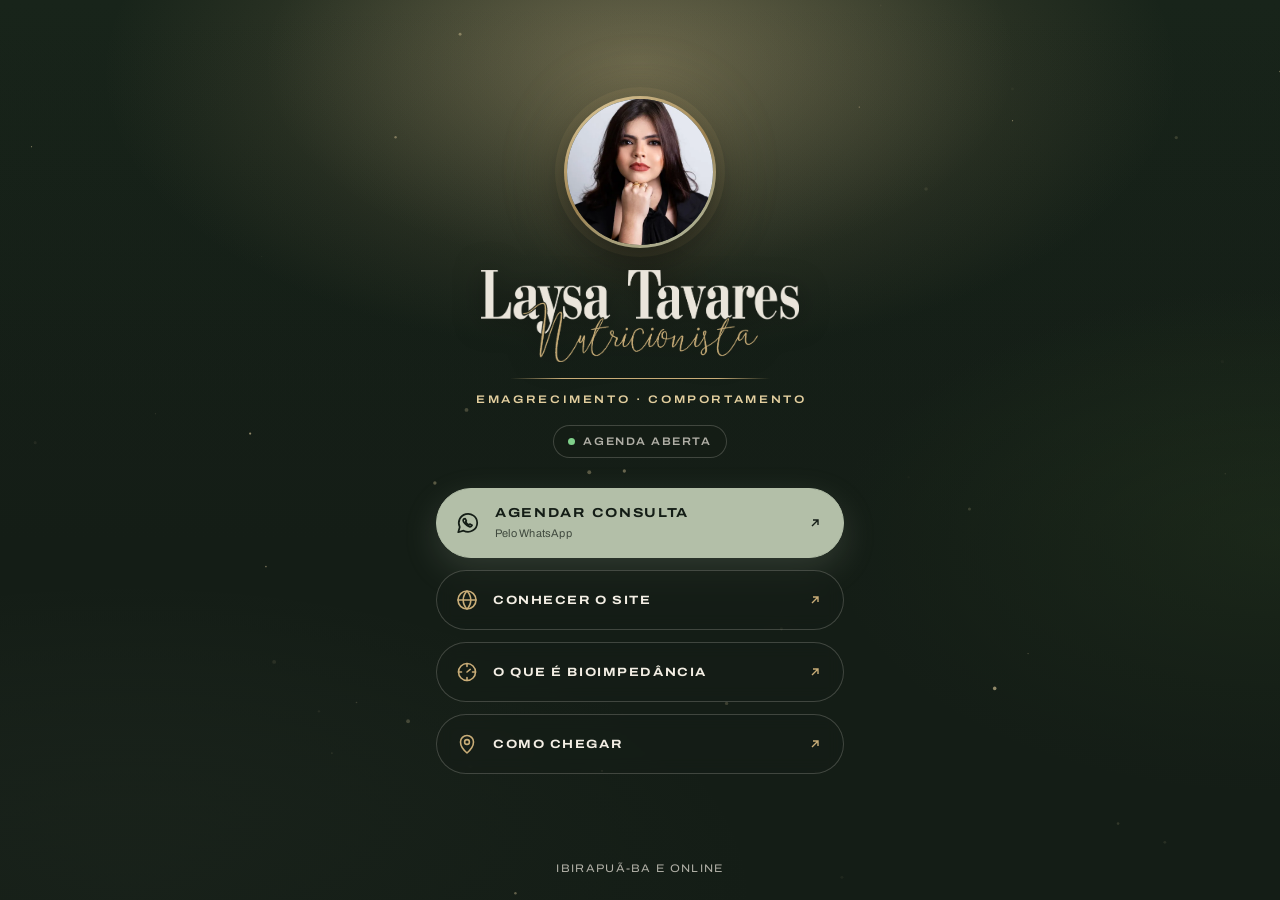
<file: index.html>
<!doctype html>
<html lang="pt-BR">
<head>
<meta charset="utf-8">
<meta name="viewport" content="width=device-width, initial-scale=1, viewport-fit=cover">
<title>Laysa Tavares | Nutricionista em Ibirapuã-BA</title>
<meta name="description" content="Laysa Tavares, nutricionista: emagrecimento, nutrição comportamental e reeducação alimentar. Atendimento presencial em Ibirapuã-BA e online.">
<meta name="theme-color" content="#141d16">
<meta property="og:type" content="website">
<meta property="og:title" content="Laysa Tavares | Nutricionista">
<meta property="og:description" content="Emagrecimento, comportamento e reeducação alimentar. Presencial em Ibirapuã-BA e online.">
<link rel="canonical" href="https://laysatavaresnutri.vercel.app/">
<meta property="og:url" content="https://laysatavaresnutri.vercel.app/">
<meta property="og:image" content="https://laysatavaresnutri.vercel.app/assets/img/compartilhar.jpg">
<meta property="og:image:width" content="1200">
<meta property="og:image:height" content="630">
<meta name="twitter:card" content="summary_large_image">
<link rel="icon" href="assets/img/favicon.svg" type="image/svg+xml">
<link rel="preconnect" href="https://fonts.googleapis.com">
<link rel="preconnect" href="https://fonts.gstatic.com" crossorigin>
<link href="https://fonts.googleapis.com/css2?family=Archivo:wdth,wght@62..125,100..900&display=swap" rel="stylesheet">
<link rel="preload" as="image" href="assets/img/laysa-rosto-480.webp">
<style>
:root{
  --forest:#141d16;--forest-2:#1c2a1f;
  --cream:#f3eee4;--muted:rgba(243,238,228,.7);--line:rgba(243,238,228,.2);
  --sage:#b3bfa8;--champ:#c9ad78;--champ-lt:#e3cf9f;
  --ease:cubic-bezier(.2,.7,.2,1);
}
*{box-sizing:border-box;margin:0}
html{background:var(--forest);-webkit-text-size-adjust:100%}
body{min-height:100svh;color:var(--cream);font:400 15px/1.5 Archivo,system-ui,sans-serif;display:flex;justify-content:center;overflow-x:hidden}
.sr-only{position:absolute;width:1px;height:1px;padding:0;margin:-1px;overflow:hidden;clip:rect(0,0,0,0);white-space:nowrap;border:0}

/* Fundo: luz quente no alto, sálvia embaixo, respirando devagar. Uma cena (cenas/links-*.webp) entra por cima quando existir. */
.bg{position:fixed;inset:0;z-index:-2;overflow:hidden;background:
  radial-gradient(60% 45% at 50% 8%,rgba(201,173,120,.30),rgba(201,173,120,0) 70%),
  radial-gradient(70% 50% at 10% 100%,rgba(179,191,168,.16),rgba(179,191,168,0) 70%),
  radial-gradient(50% 40% at 100% 60%,rgba(61,90,42,.35),rgba(61,90,42,0) 70%),
  linear-gradient(180deg,#18241a 0%,var(--forest) 60%)}
.bg::before{content:"";position:absolute;inset:-10%;background:radial-gradient(35% 28% at 50% 14%,rgba(227,207,159,.22),rgba(227,207,159,0) 70%);animation:breathe 9s ease-in-out infinite}
.bg_scene{position:absolute;inset:0;opacity:0;transition:opacity 1.2s ease}
.bg_scene img{width:100%;height:100%;object-fit:cover;object-position:50% 0;transform:scale(1.04);animation:push 28s ease-in-out infinite alternate}
.has-scene .bg_scene{opacity:1}
.bg::after{content:"";position:absolute;inset:0;background:linear-gradient(180deg,rgba(20,29,22,0) 0%,rgba(20,29,22,.15) 30%,rgba(20,29,22,.55) 62%,rgba(20,29,22,.85) 100%)}
@keyframes breathe{0%,100%{opacity:.55}50%{opacity:1}}
@keyframes push{to{transform:scale(1.1)}}
.dust{position:fixed;inset:0;z-index:-1;width:100%;height:100%;pointer-events:none}

.bio{width:100%;max-width:440px;min-height:100svh;display:flex;flex-direction:column;padding:max(44px,env(safe-area-inset-top)) 16px max(24px,env(safe-area-inset-bottom))}
.bio_c{margin:auto 0}
.top{display:flex;flex-direction:column;align-items:center;text-align:center}
.photo{position:relative;width:clamp(128px,36vw,152px);aspect-ratio:1;border-radius:50%;padding:3px;background:linear-gradient(150deg,var(--champ-lt),#9c8150 50%,var(--sage));box-shadow:0 18px 44px rgba(0,0,0,.55),0 0 0 9px rgba(201,173,120,.1),0 0 70px rgba(201,173,120,.2)}
.photo img{display:block;width:100%;height:100%;border-radius:50%;object-fit:cover;background:#2a3a2d}
.logo{display:block;width:min(318px,84%);height:auto;margin-top:22px;filter:drop-shadow(0 2px 14px rgba(0,0,0,.5))}
.rule{width:min(260px,72%);height:1px;margin-top:16px;background:linear-gradient(90deg,rgba(201,173,120,0),var(--champ) 20%,var(--champ) 80%,rgba(201,173,120,0))}
.tag{margin-top:12px;padding-left:.24em;white-space:nowrap;font-size:clamp(9px,2.6vw,11px);font-weight:600;font-stretch:118%;letter-spacing:.24em;text-transform:uppercase;color:var(--champ-lt)}
.agenda{display:inline-flex;align-items:center;gap:8px;margin-top:18px;padding:7px 14px;border:1px solid var(--line);border-radius:999px;font-size:11px;font-weight:600;font-stretch:112%;letter-spacing:.14em;text-transform:uppercase;color:var(--muted);background:rgba(20,29,22,.4)}
.agenda i{width:7px;height:7px;border-radius:50%;background:#7fd08a;box-shadow:0 0 0 0 rgba(127,208,138,.6);animation:ping 2.4s ease-out infinite}
@keyframes ping{0%{box-shadow:0 0 0 0 rgba(127,208,138,.55)}70%,100%{box-shadow:0 0 0 9px rgba(127,208,138,0)}}

.links{margin-top:30px;display:flex;flex-direction:column;gap:12px}
.btn{display:flex;align-items:center;gap:14px;min-height:60px;padding:12px 20px 12px 18px;border:1px solid var(--line);border-radius:999px;color:var(--cream);text-decoration:none;background:rgba(20,29,22,.5);-webkit-backdrop-filter:blur(8px);backdrop-filter:blur(8px);transition:border-color .25s,background-color .25s,transform .25s var(--ease)}
.btn:hover{border-color:var(--champ);background:rgba(42,52,33,.6);transform:translateY(-2px)}
.btn:active{transform:scale(.985)}
.btn:focus-visible{outline:2px solid var(--champ);outline-offset:4px}
.ico{width:24px;height:24px;flex:none;color:var(--champ)}
.btn_l{flex:1;min-width:0;font-size:12px;font-weight:700;font-stretch:118%;letter-spacing:.13em;text-transform:uppercase}
.btn_s{display:block;margin-top:2px;font-size:11px;font-weight:400;font-stretch:100%;letter-spacing:.02em;text-transform:none;opacity:.72}
.arrow{width:16px;height:16px;flex:none;color:var(--champ);transition:transform .25s var(--ease)}
.btn:hover .arrow{transform:translate(2px,-2px)}
.btn.is-main{min-height:70px;background:var(--sage);border-color:var(--sage);color:var(--forest);box-shadow:0 12px 34px rgba(179,191,168,.18)}
.btn.is-main:hover{background:#c9d2bf;border-color:#c9d2bf}
.btn.is-main .btn_l{font-size:13px}
.btn.is-main .ico,.btn.is-main .arrow{color:var(--forest)}
.btn.is-main .ico{width:26px;height:26px}
@media(max-width:359px){.btn_l{letter-spacing:.07em}}
.foot{padding-top:34px;text-align:center;font-size:11px;font-stretch:112%;letter-spacing:.12em;text-transform:uppercase;color:var(--muted)}

/* Como chegar: sobe de baixo no celular, cartão no centro no computador. */
.rota{padding:0;border:0;color:var(--cream);background:transparent;max-width:none;max-height:none;width:100%;margin:auto 0 0;overflow:visible}
.rota::backdrop{background:rgba(8,12,9,.62);-webkit-backdrop-filter:blur(4px);backdrop-filter:blur(4px)}
.rota_c{position:relative;max-width:440px;margin:0 auto;padding:30px 20px max(22px,env(safe-area-inset-bottom));border:1px solid rgba(201,173,120,.35);border-bottom:0;border-radius:26px 26px 0 0;background:linear-gradient(180deg,#1f2c21,#121a14);box-shadow:0 -20px 60px rgba(0,0,0,.6);text-align:center}
.rota[open] .rota_c{animation:up .4s var(--ease)}
@keyframes up{from{transform:translateY(40px);opacity:0}}
@media(min-width:600px){.rota{margin:auto;width:auto}.rota_c{width:420px;border-bottom:1px solid rgba(201,173,120,.35);border-radius:26px}}
.rota_x{position:absolute;top:12px;right:12px}
.rota_x button{display:grid;place-items:center;width:44px;height:44px;border:1px solid var(--line);border-radius:50%;background:transparent;color:var(--cream);cursor:pointer}
.rota_x svg{width:18px;height:18px}
.rota_t{font:600 12px/1 Archivo,sans-serif;font-stretch:125%;letter-spacing:.3em;text-transform:uppercase;color:var(--champ-lt)}
.rota_a{margin-top:14px;font-size:17px;line-height:1.45}
.rota_q{margin-top:22px;font-size:11px;letter-spacing:.16em;text-transform:uppercase;color:var(--muted)}
.rota_apps{margin-top:12px;display:grid;grid-template-columns:1fr 1fr;gap:10px}
.rota_app{display:flex;align-items:center;justify-content:center;gap:10px;min-height:58px;border:1px solid var(--line);border-radius:999px;color:var(--cream);text-decoration:none;font-size:12px;font-weight:700;font-stretch:112%;letter-spacing:.1em;text-transform:uppercase;background:rgba(255,255,255,.03);transition:border-color .2s,background-color .2s}
.rota_app:hover{border-color:var(--champ);background:rgba(201,173,120,.08)}
.rota_x button:focus-visible,.rota_app:focus-visible{outline:2px solid var(--champ);outline-offset:3px}

@media (prefers-reduced-motion:reduce){.bg::before,.bg_scene img,.agenda i{animation:none}}
@media (prefers-reduced-motion:no-preference){
  .top>*,.links>*{animation:enter .9s var(--ease) both}
  .top>:nth-child(2){animation-delay:.08s}.top>:nth-child(3){animation-delay:.14s}.top>:nth-child(4){animation-delay:.2s}.top>:nth-child(5){animation-delay:.26s}.top>:nth-child(6){animation-delay:.3s}
  .links>:nth-child(1){animation-delay:.36s}.links>:nth-child(2){animation-delay:.42s}.links>:nth-child(3){animation-delay:.48s}.links>:nth-child(4){animation-delay:.54s}
  @keyframes enter{from{opacity:0;transform:translateY(14px)}}
}
</style>
</head>
<body>
<div class="bg" aria-hidden="true">
  <!-- Cena opcional (Nano Banana): assets/img/cenas/links-celular.webp (em pé) e links-computador.webp (deitada). Com os arquivos na pasta, acrescentar data-ligada aqui. -->
  <div class="bg_scene" data-scene-portrait="assets/img/cenas/links-celular.webp" data-scene-landscape="assets/img/cenas/links-computador.webp"></div>
</div>
<canvas class="dust" aria-hidden="true"></canvas>

<main class="bio">
  <div class="bio_c">
    <header class="top">
      <figure class="photo"><img src="assets/img/laysa-rosto-480.webp" width="480" height="480" alt="Retrato da nutricionista Laysa Tavares"></figure>
      <h1 class="sr-only">Laysa Tavares, nutricionista</h1>
      <img class="logo" src="assets/img/logo-claro.png" width="1599" height="465" alt="Laysa Tavares Nutricionista">
      <div class="rule" aria-hidden="true"></div>
      <p class="tag">Emagrecimento · Comportamento</p>
      <p class="agenda"><i aria-hidden="true"></i>Agenda aberta</p>
    </header>

    <nav class="links" aria-label="Contato e site">
      <a class="btn is-main" href="https://wa.me/5573982141269?text=Ol%C3%A1%2C%20Laysa!%20Vim%20pelo%20Instagram%20e%20quero%20agendar%20uma%20consulta." target="_blank" rel="noopener noreferrer" data-contato>
        <svg class="ico" viewBox="0 0 24 24" fill="none" stroke="currentColor" stroke-width="1.6" stroke-linecap="round" stroke-linejoin="round" aria-hidden="true"><path d="M20.5 11.7a8.5 8.5 0 0 1-12.6 7.4L3 20.5l1.4-4.7A8.5 8.5 0 1 1 20.5 11.7Z"/><path d="M8.4 8.1c-.4.2-.9.9-.9 1.5 0 1.5 2.8 4.9 5.7 5.8.7.2 1.5-.1 2-.6l.6-.8-2.1-1-.8.8c-1.5-.6-2.5-1.6-3.1-3.1l.7-.7-1.1-2Z"/></svg>
        <span class="btn_l">Agendar consulta<span class="btn_s">Pelo WhatsApp</span></span>
        <svg class="arrow" viewBox="0 0 16 16" fill="none" stroke="currentColor" stroke-width="1.4" aria-hidden="true"><path d="M5 11 11 5M6 5h5v5"/></svg>
      </a>
      <a class="btn" href="site/">
        <svg class="ico" viewBox="0 0 24 24" fill="none" stroke="currentColor" stroke-width="1.6" stroke-linecap="round" stroke-linejoin="round" aria-hidden="true"><circle cx="12" cy="12" r="9"/><path d="M3 12h18M12 3c2.5 2.6 3.8 5.6 3.8 9s-1.3 6.4-3.8 9c-2.5-2.6-3.8-5.6-3.8-9S9.5 5.6 12 3Z"/></svg>
        <span class="btn_l">Conhecer o site</span>
        <svg class="arrow" viewBox="0 0 16 16" fill="none" stroke="currentColor" stroke-width="1.4" aria-hidden="true"><path d="M5 11 11 5M6 5h5v5"/></svg>
      </a>
      <a class="btn" href="site/#bioimpedancia">
        <svg class="ico" viewBox="0 0 24 24" fill="none" stroke="currentColor" stroke-width="1.6" stroke-linecap="round" stroke-linejoin="round" aria-hidden="true"><circle cx="12" cy="12" r="8.5"/><path d="M12 3.5v3M20.5 12h-3M12 20.5v-3M3.5 12h3"/><path d="m12 12 3.2-2.6"/></svg>
        <span class="btn_l">O que é bioimpedância</span>
        <svg class="arrow" viewBox="0 0 16 16" fill="none" stroke="currentColor" stroke-width="1.4" aria-hidden="true"><path d="M5 11 11 5M6 5h5v5"/></svg>
      </a>
      <a class="btn" href="https://www.google.com/maps/search/?api=1&amp;query=R.%20Nilson%20Mendes%20Andrade%2C%20213%2C%20Ibirapu%C3%A3%20-%20BA" target="_blank" rel="noopener noreferrer" aria-haspopup="dialog" data-rota>
        <svg class="ico" viewBox="0 0 24 24" fill="none" stroke="currentColor" stroke-width="1.6" stroke-linecap="round" stroke-linejoin="round" aria-hidden="true"><path d="M12 21s-6.5-5.6-6.5-11a6.5 6.5 0 0 1 13 0c0 5.4-6.5 11-6.5 11Z"/><circle cx="12" cy="10" r="2.4"/></svg>
        <span class="btn_l">Como chegar</span>
        <svg class="arrow" viewBox="0 0 16 16" fill="none" stroke="currentColor" stroke-width="1.4" aria-hidden="true"><path d="M5 11 11 5M6 5h5v5"/></svg>
      </a>
    </nav>
  </div>
  <footer class="foot">Ibirapuã-BA e online<span data-crn hidden> · CRN-5 <!-- número --></span></footer>
</main>

<dialog class="rota" id="rota" aria-labelledby="rota-t">
  <div class="rota_c">
    <form class="rota_x" method="dialog"><button type="submit" aria-label="Fechar"><svg viewBox="0 0 24 24" fill="none" stroke="currentColor" stroke-width="1.6" stroke-linecap="round" aria-hidden="true"><path d="M6 6l12 12M18 6 6 18"/></svg></button></form>
    <h2 class="rota_t" id="rota-t">Como chegar</h2>
    <p class="rota_a">R. Nilson Mendes Andrade, 213<br>Ibirapuã · BA</p>
    <p class="rota_q">Abrir rota com</p>
    <div class="rota_apps">
      <a class="rota_app" href="https://www.google.com/maps/dir/?api=1&amp;destination=R.%20Nilson%20Mendes%20Andrade%2C%20213%2C%20Ibirapu%C3%A3%20-%20BA" target="_blank" rel="noopener noreferrer">Google Maps</a>
      <a class="rota_app" href="https://waze.com/ul?q=R.%20Nilson%20Mendes%20Andrade%2C%20213%2C%20Ibirapu%C3%A3%20-%20BA&amp;navigate=yes" target="_blank" rel="noopener noreferrer">Waze</a>
    </div>
  </div>
</dialog>

<script>
/* Como chegar: escolha entre Google Maps e Waze. Sem suporte a <dialog>, o botão abre o Maps direto. */
(function () {
  var d = document.getElementById('rota'), b = document.querySelector('[data-rota]');
  if (!d || !b || typeof d.showModal !== 'function') return;
  b.addEventListener('click', function (e) { e.preventDefault(); d.showModal(); });
  d.addEventListener('click', function (e) { if (e.target === d) d.close(); });
  d.querySelectorAll('a').forEach(function (a) { a.addEventListener('click', function () { setTimeout(function () { d.close(); }, 300); }); });
})();

/* Cena de fundo: só entra se o arquivo existir (em pé no celular, deitada no computador). */
(function () {
  var box = document.querySelector('.bg_scene'); if (!box || !box.hasAttribute('data-ligada')) return;
  var src = matchMedia('(orientation: portrait)').matches ? box.dataset.scenePortrait : box.dataset.sceneLandscape;
  var img = new Image(); img.alt = ''; img.decoding = 'async';
  img.onload = function () { box.appendChild(img); document.documentElement.classList.add('has-scene'); };
  img.src = src;
})();

/* Sementes de luz subindo devagar. Desligadas para quem pede menos movimento. */
(function () {
  var c = document.querySelector('.dust');
  if (!c || !c.getContext || matchMedia('(prefers-reduced-motion: reduce)').matches) return;
  var g = c.getContext('2d'), d = Math.min(devicePixelRatio || 1, 2), w = 0, h = 0, pts = [];
  function size() { w = c.width = Math.round(innerWidth * d); h = c.height = Math.round(innerHeight * d); }
  size(); addEventListener('resize', size);
  for (var i = 0; i < 42; i++) pts.push({ x: Math.random(), y: Math.random(), r: .5 + Math.random() * 1.5, s: .00018 + Math.random() * .0005, a: .2 + Math.random() * .5, p: Math.random() * 6.3 });
  function frame(t) {
    g.clearRect(0, 0, w, h);
    for (var i = 0; i < pts.length; i++) {
      var q = pts[i]; q.y -= q.s; if (q.y < -.02) { q.y = 1.02; q.x = Math.random(); }
      g.beginPath(); g.arc(q.x * w + Math.sin(t / 3400 + q.p) * 12 * d, q.y * h, q.r * d, 0, 6.3);
      g.fillStyle = 'rgba(227,207,159,' + (q.a * (.55 + .45 * Math.sin(t / 950 + q.p))).toFixed(3) + ')'; g.fill();
    }
    requestAnimationFrame(frame);
  }
  requestAnimationFrame(frame);
})();

/* Rastreamento: se um dia entrar o Pixel da Meta, todo clique para o WhatsApp vira "Contact". */
document.addEventListener('click', function (e) {
  var a = e.target.closest && e.target.closest('a[href*="wa.me"]');
  if (a && window.fbq) window.fbq('track', 'Contact');
}, true);
</script>
</body>
</html>
</file>
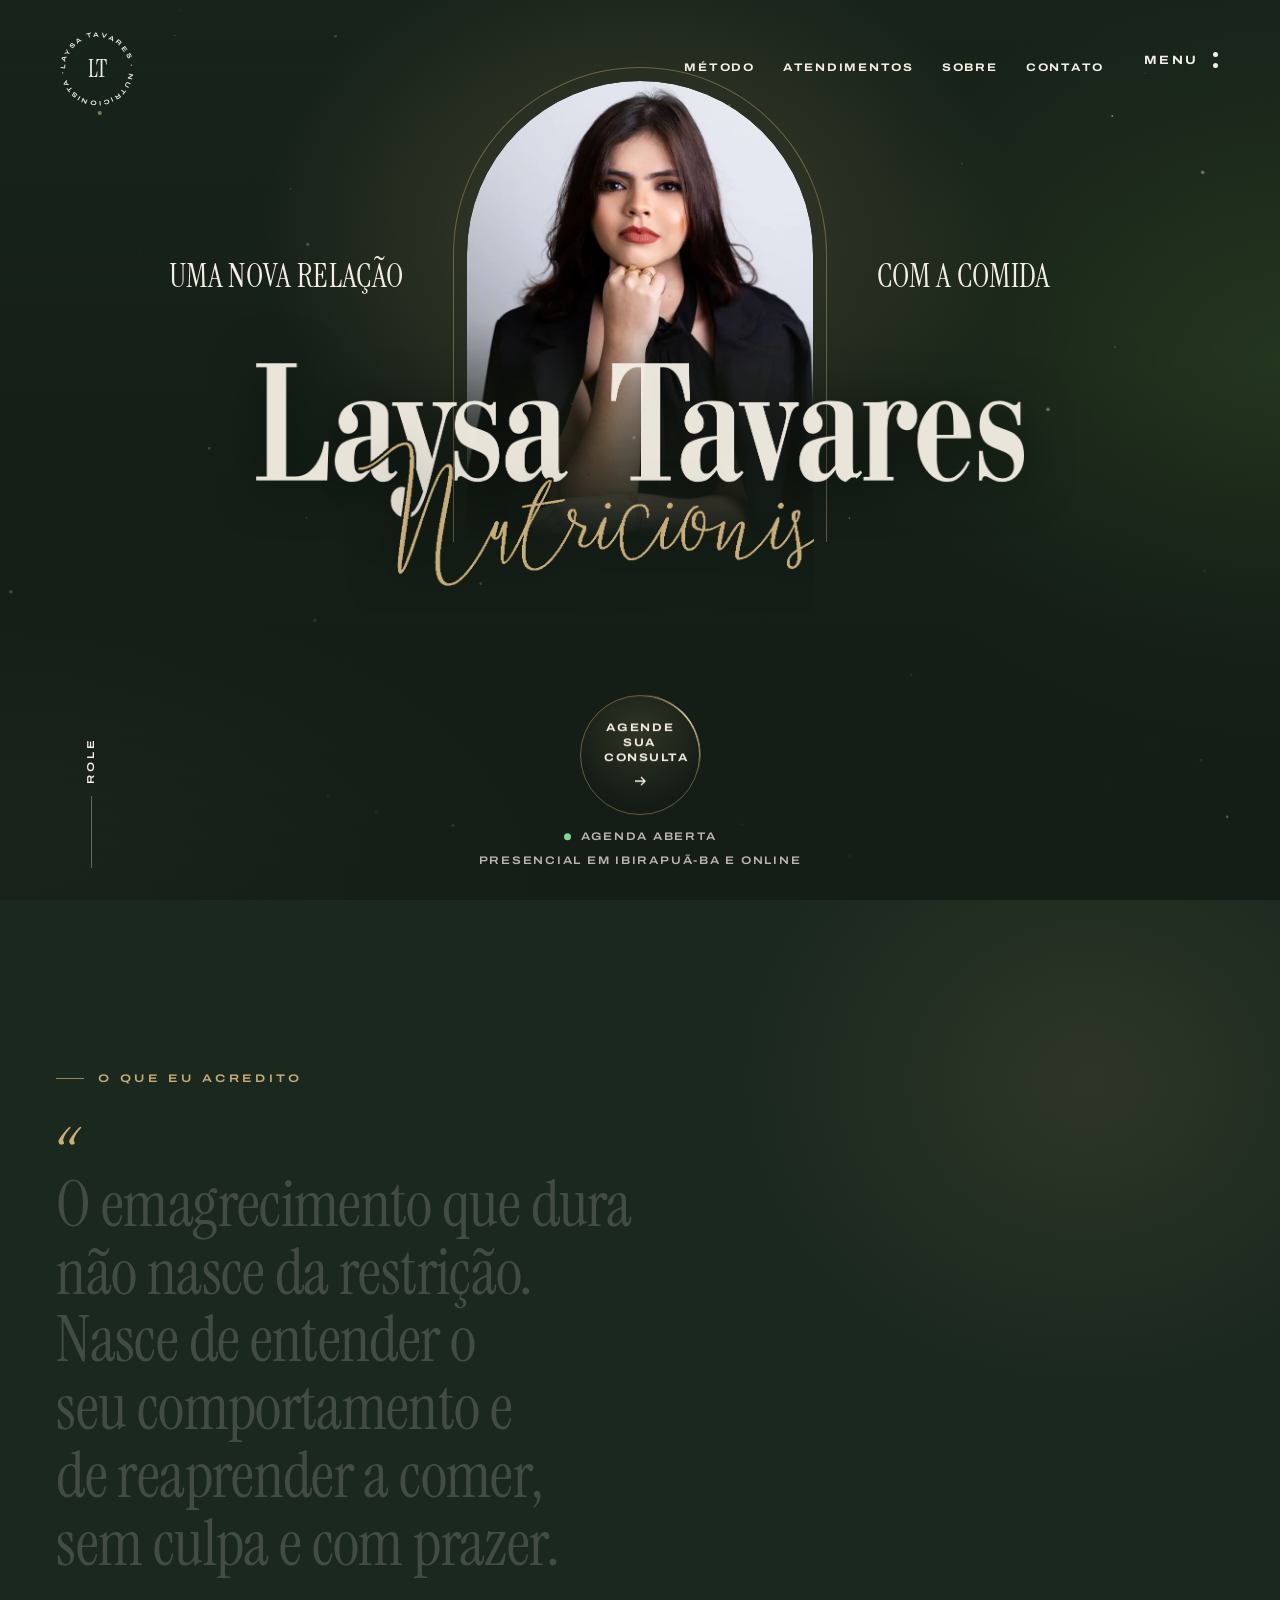
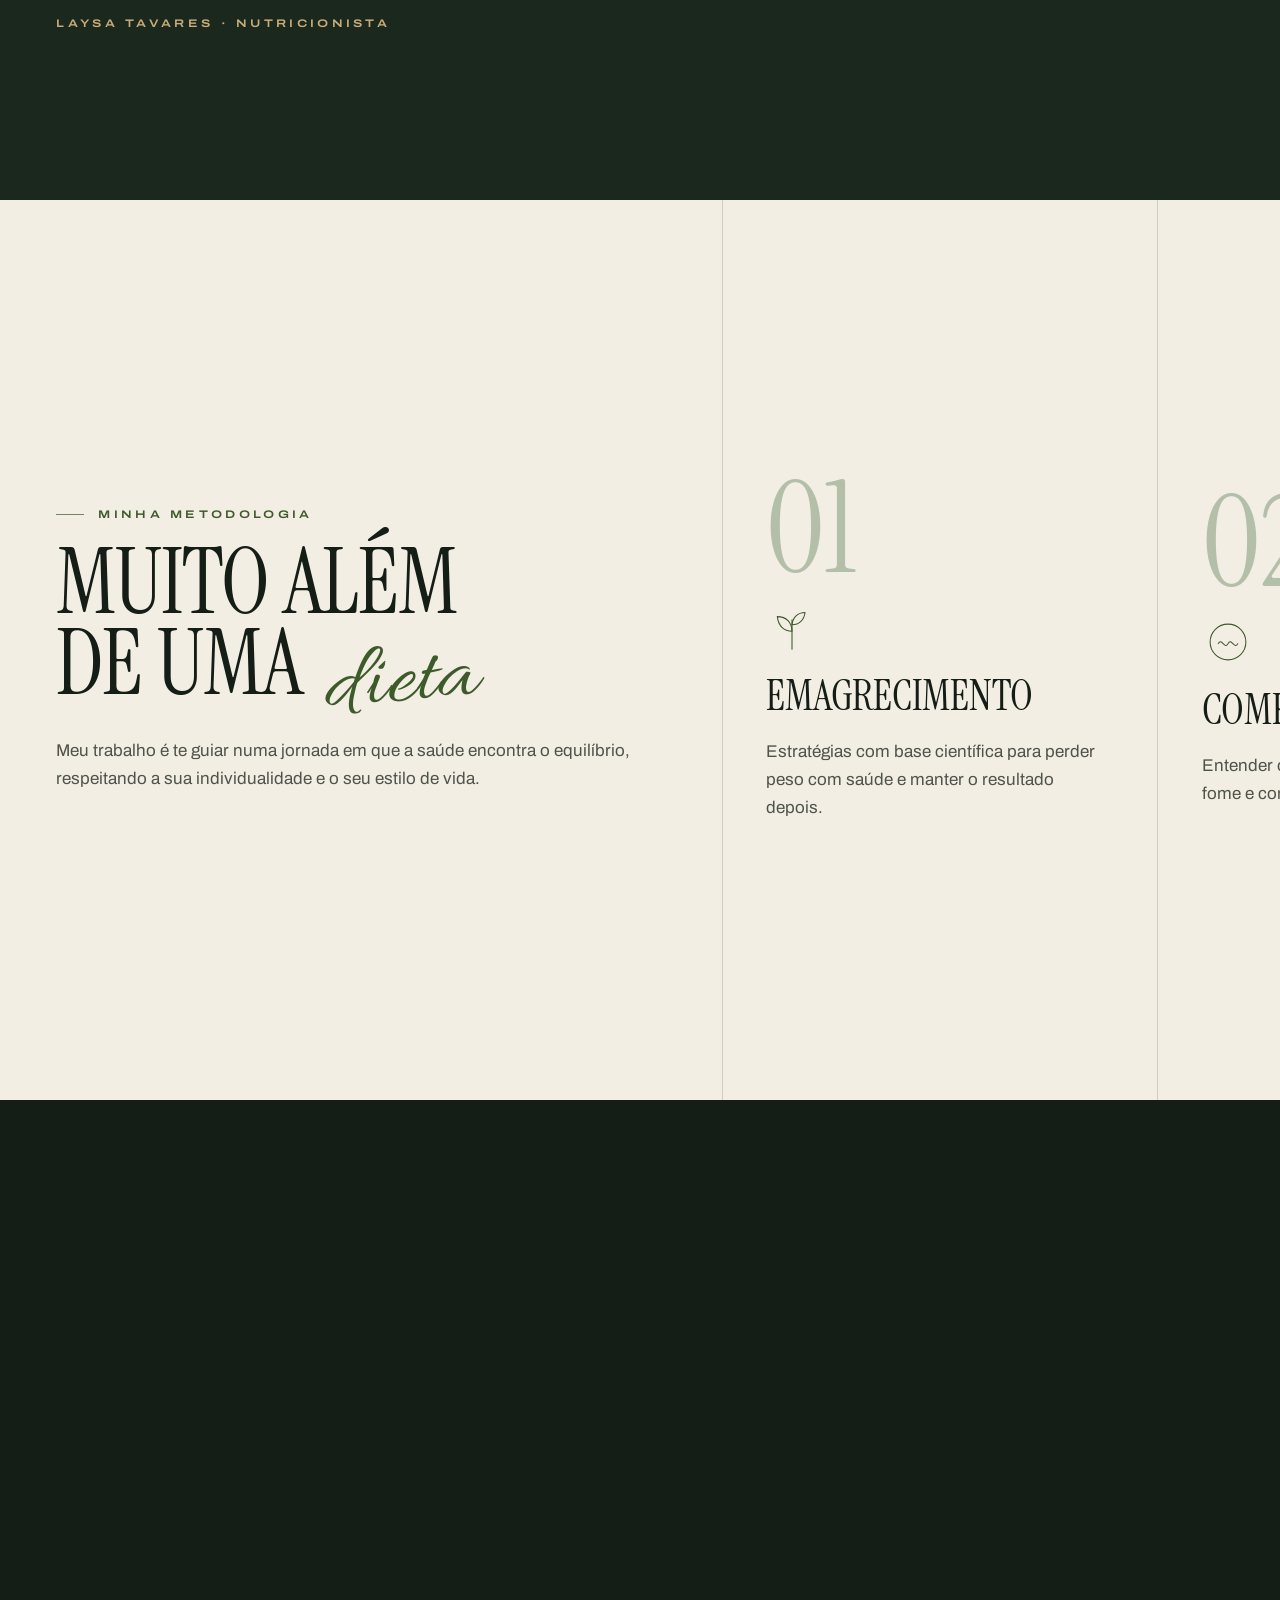
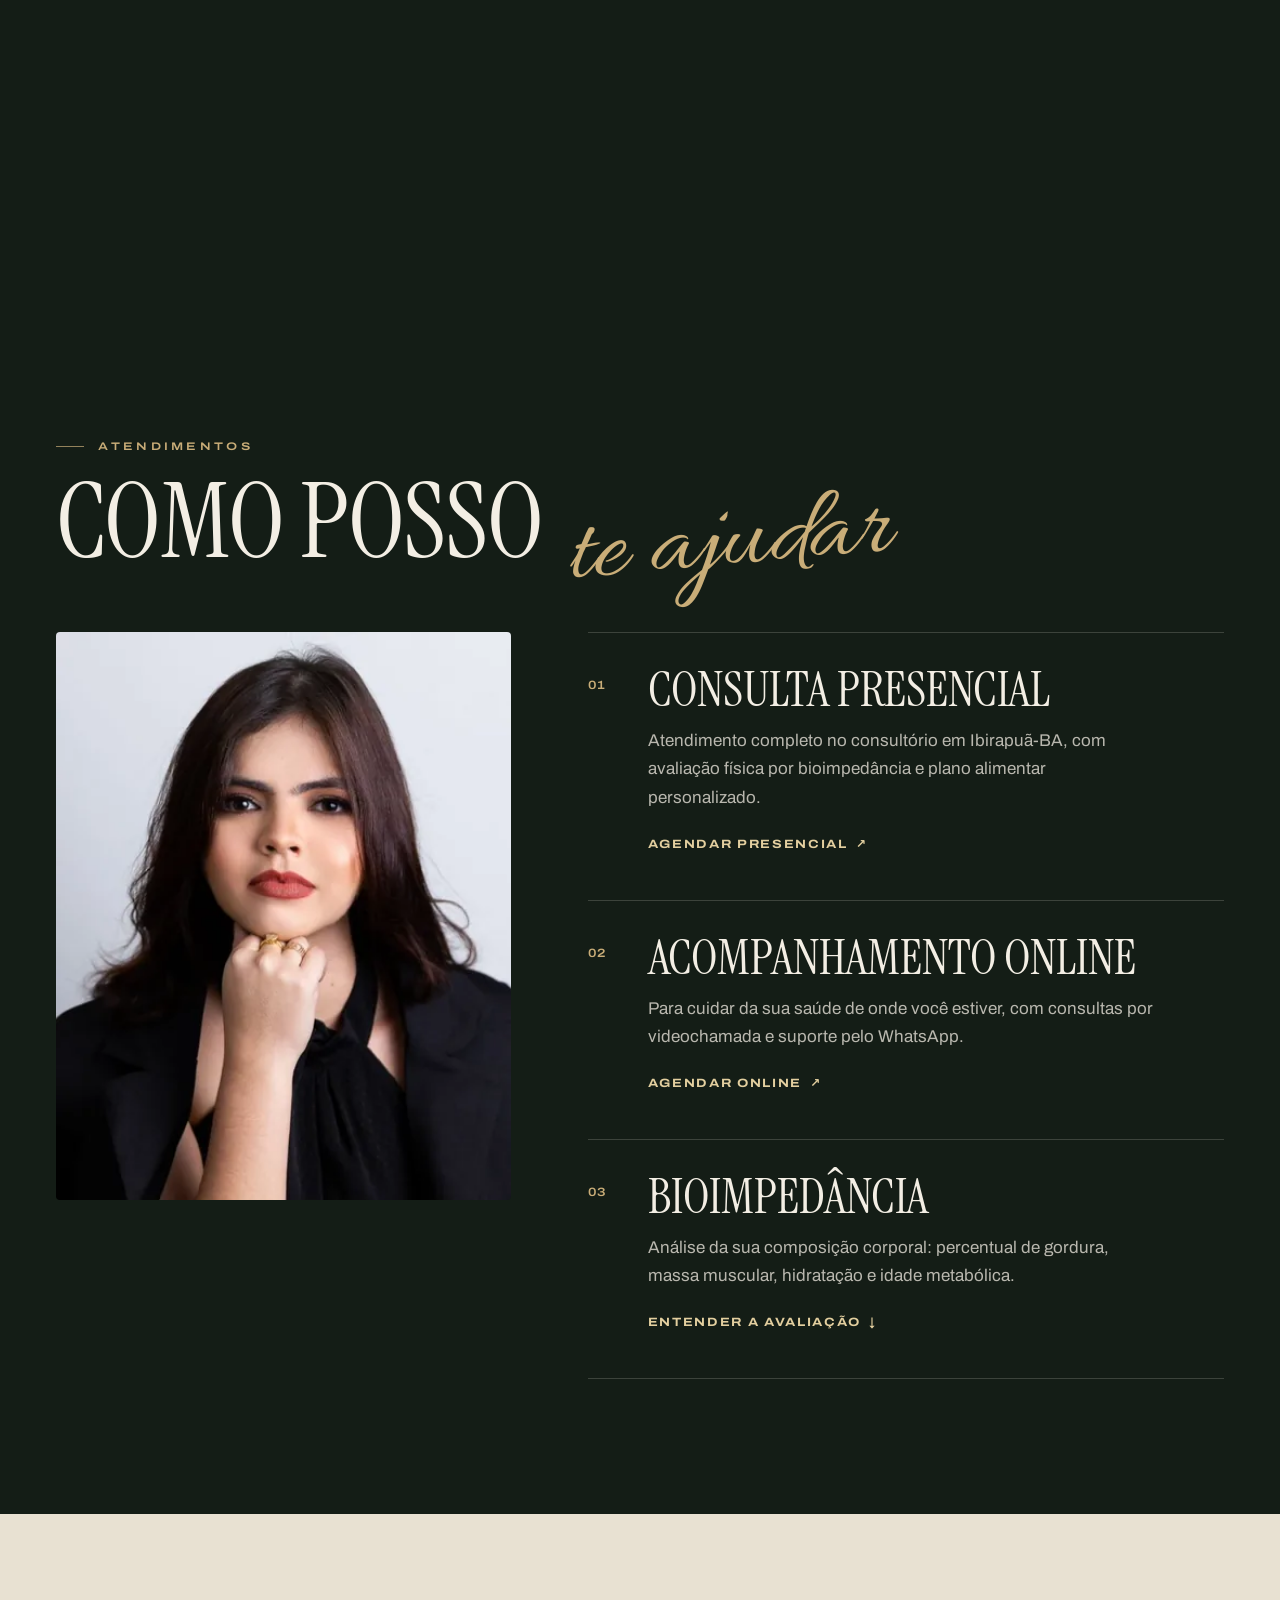
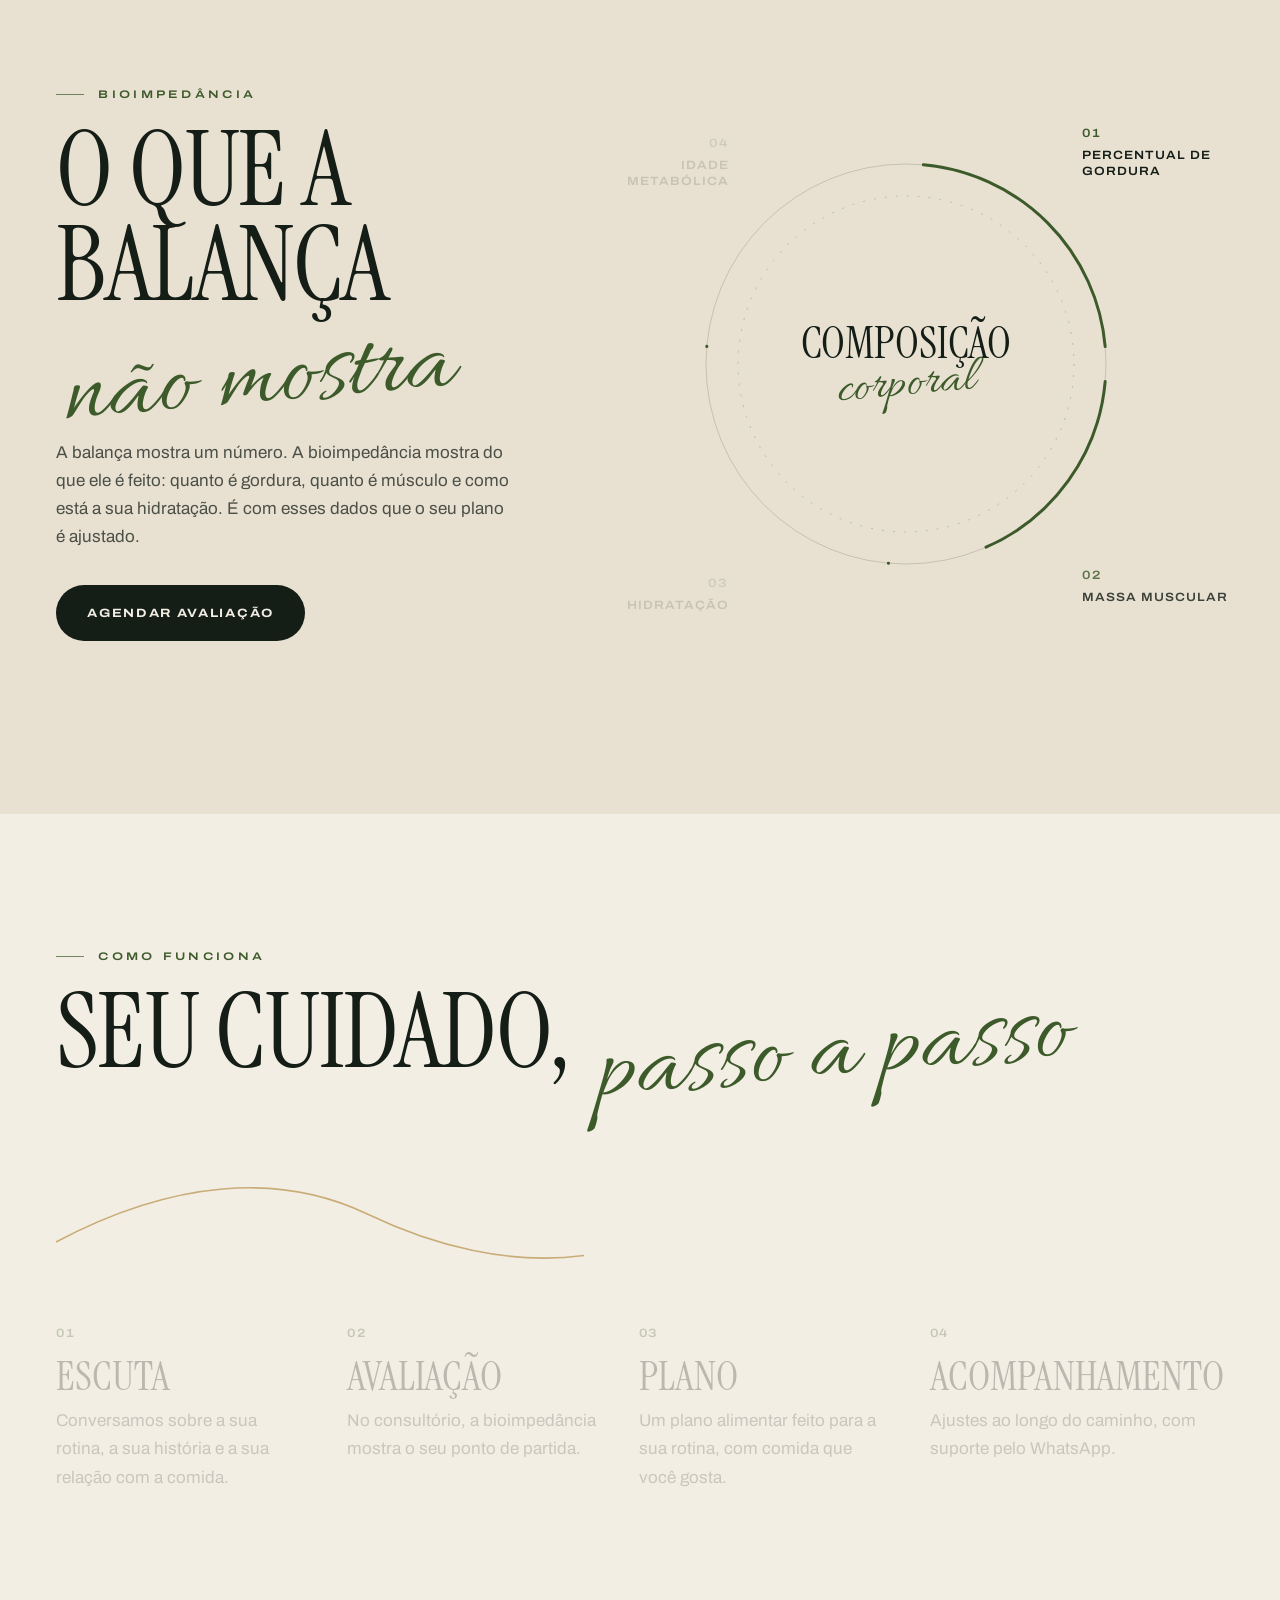
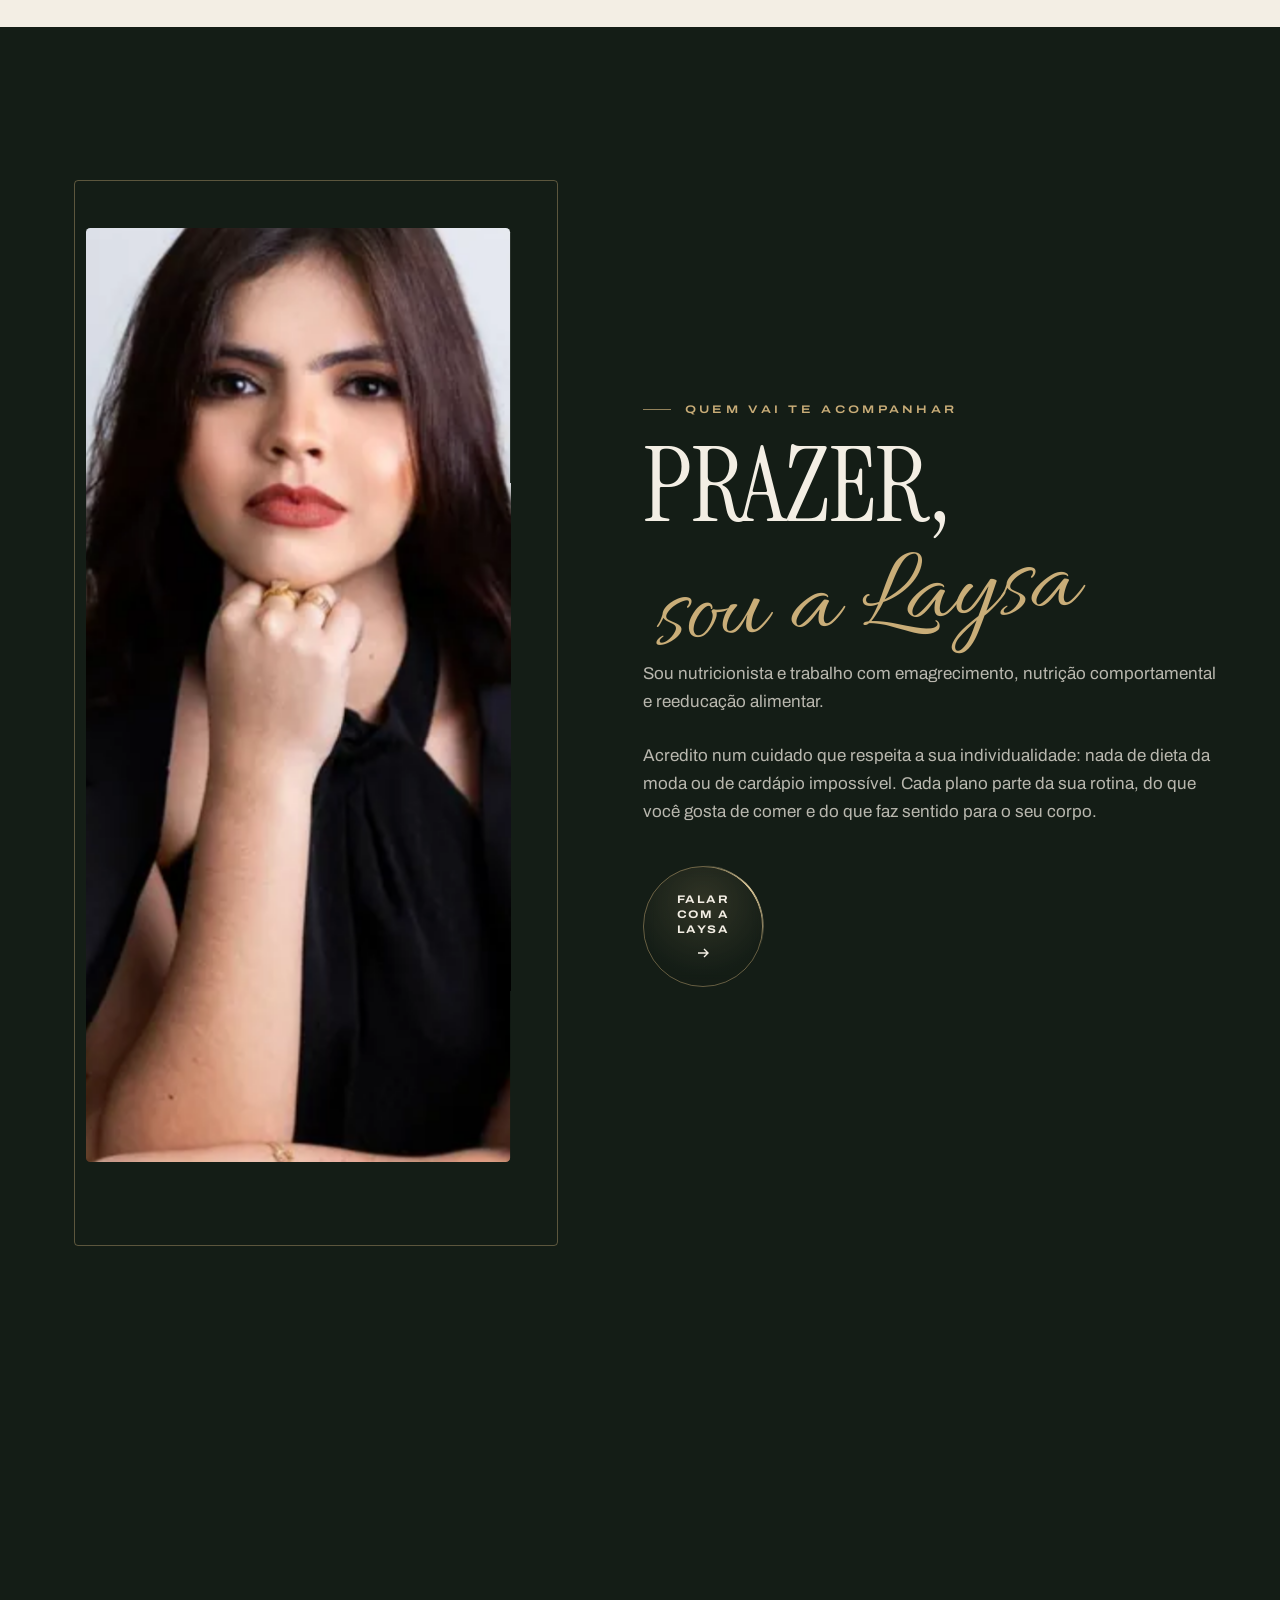
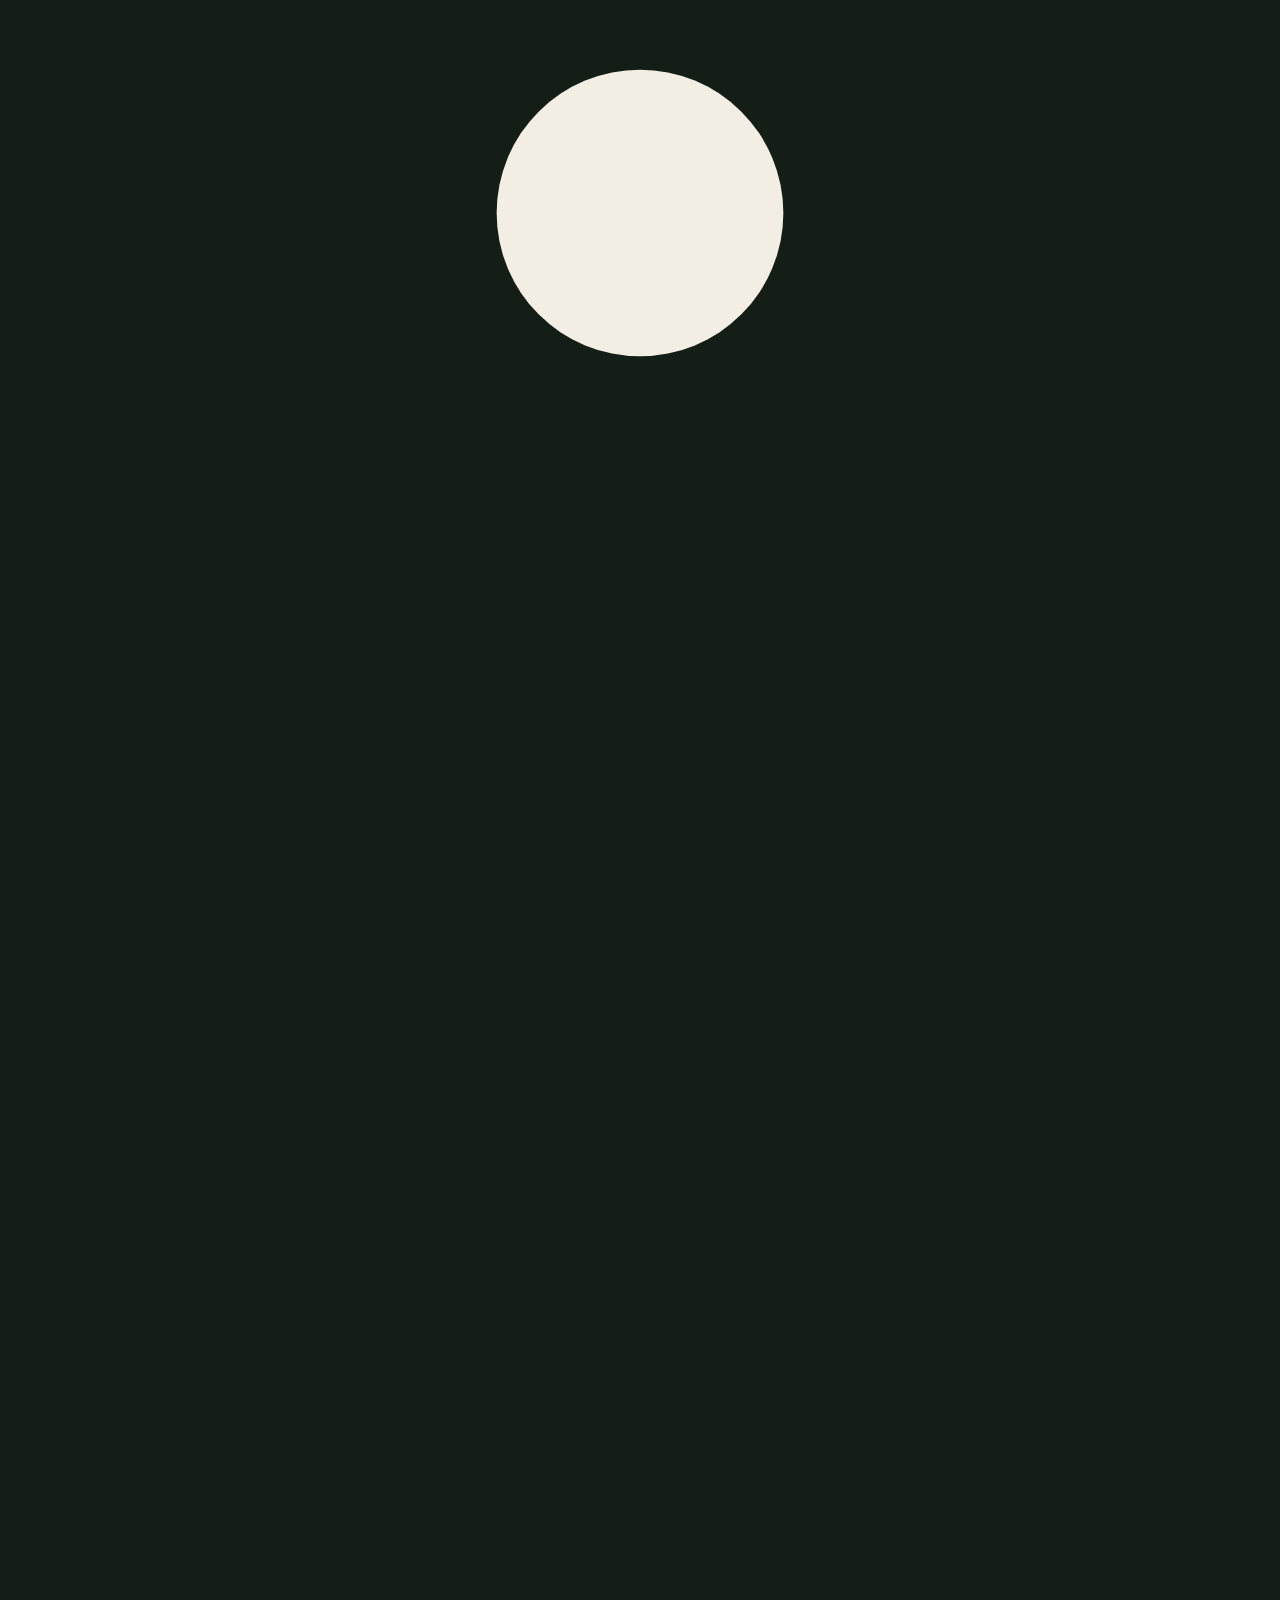
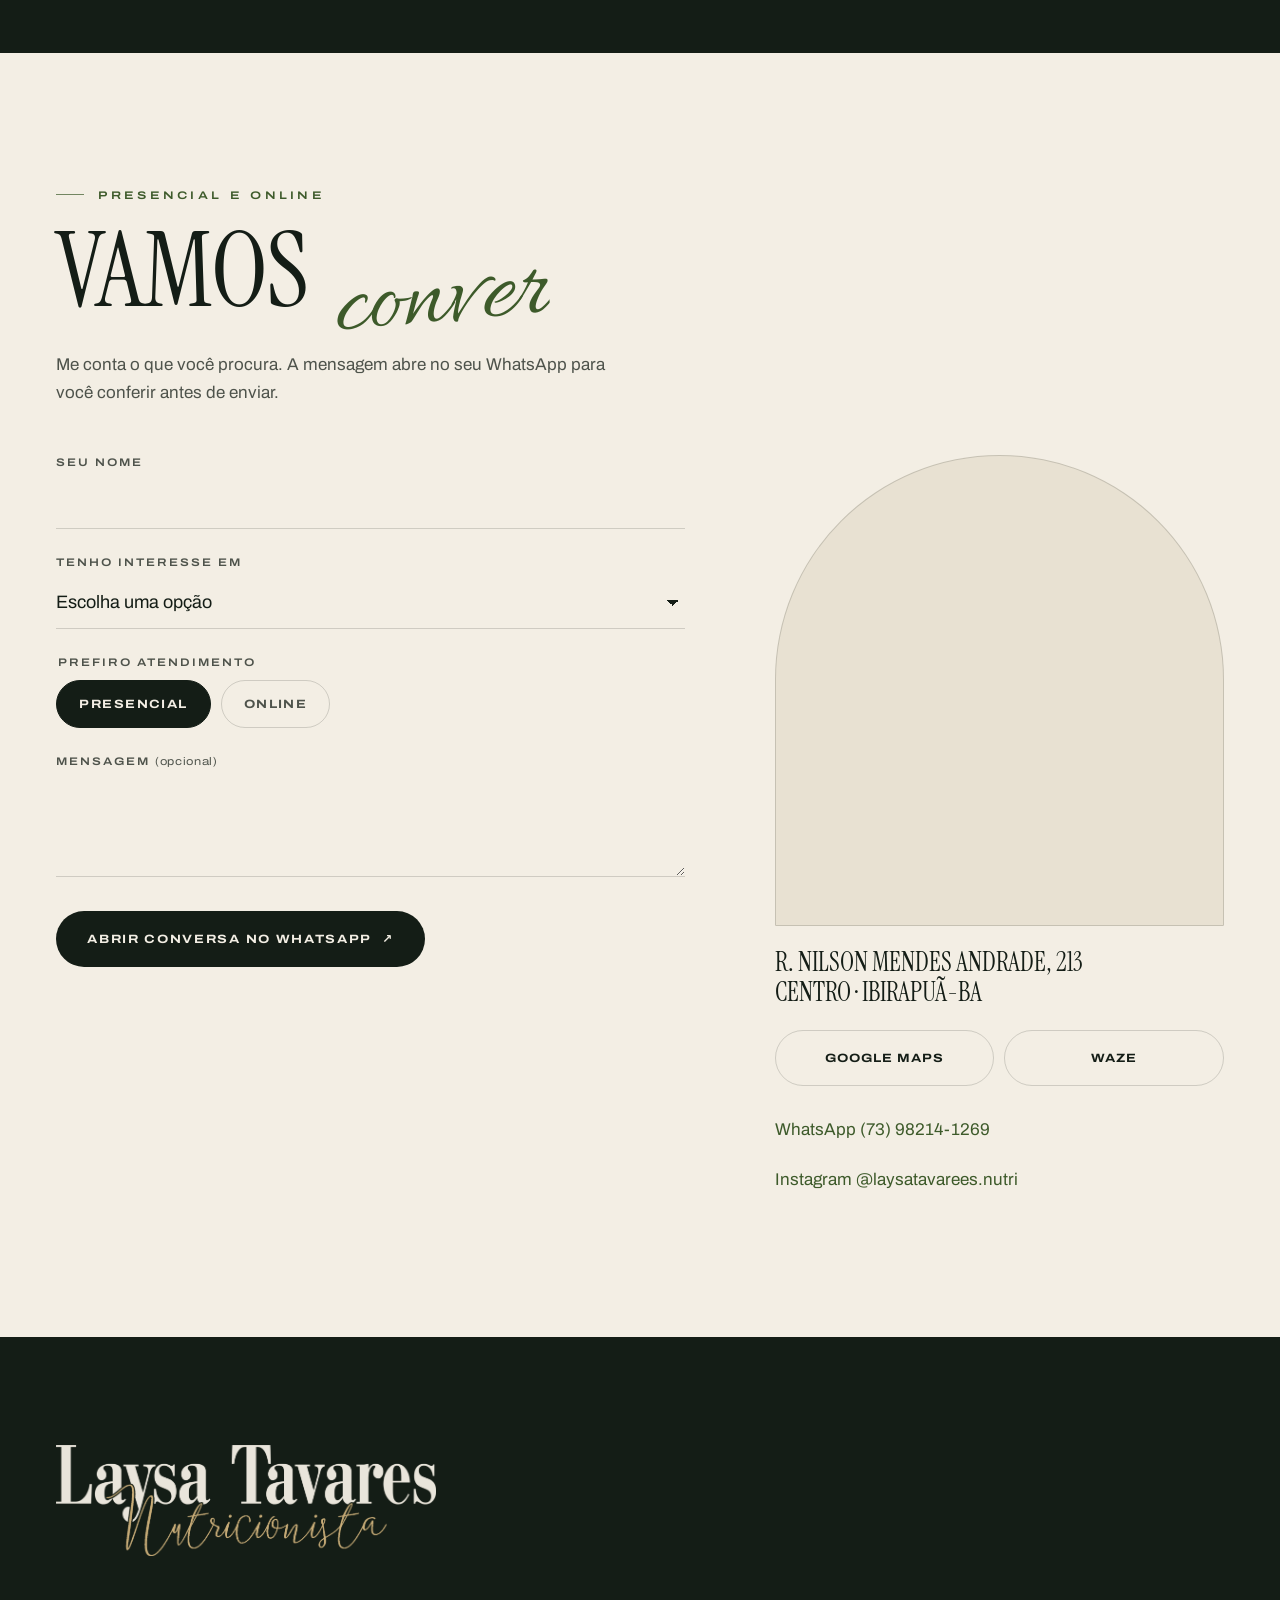
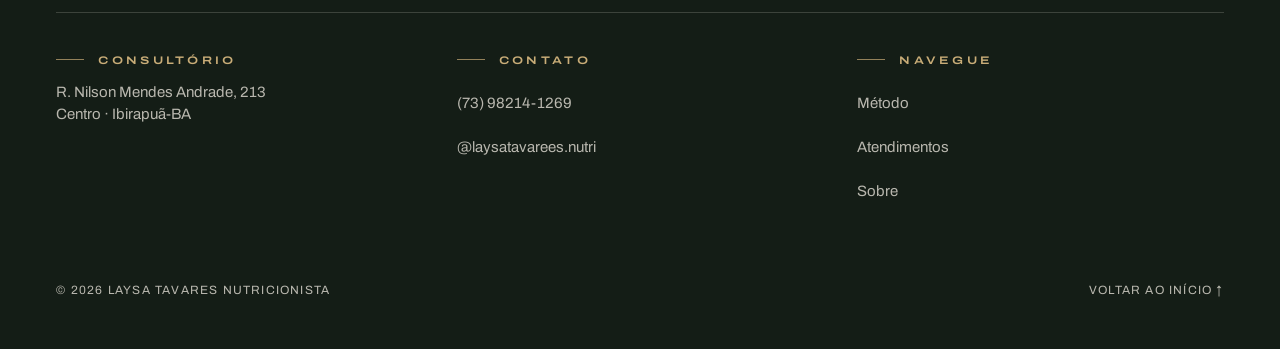
<file: site/index.html>
<!doctype html>
<html lang="pt-BR" class="no-js">
<head>
<meta charset="utf-8">
<meta name="viewport" content="width=device-width, initial-scale=1, viewport-fit=cover">
<title>Laysa Tavares | Nutricionista em Ibirapuã-BA</title>
<meta name="description" content="Nutricionista em Ibirapuã-BA e online: emagrecimento, nutrição comportamental, reeducação alimentar e avaliação por bioimpedância. Agende sua consulta pelo WhatsApp.">
<meta name="theme-color" content="#141d16">
<meta property="og:type" content="website">
<meta property="og:title" content="Laysa Tavares | Nutricionista">
<meta property="og:description" content="Emagrecimento, comportamento e reeducação alimentar. Presencial em Ibirapuã-BA e online.">
<link rel="canonical" href="https://laysatavaresnutri.vercel.app/site/">
<meta property="og:url" content="https://laysatavaresnutri.vercel.app/site/">
<meta property="og:image" content="https://laysatavaresnutri.vercel.app/assets/img/compartilhar.jpg">
<meta property="og:image:width" content="1200">
<meta property="og:image:height" content="630">
<meta name="twitter:card" content="summary_large_image">
<link rel="icon" href="../assets/img/favicon.svg" type="image/svg+xml">
<link rel="preconnect" href="https://fonts.googleapis.com">
<link rel="preconnect" href="https://fonts.gstatic.com" crossorigin>
<link href="https://fonts.googleapis.com/css2?family=Allura&family=Archivo:wdth,wght@62..125,100..900&family=Instrument+Serif:ital@0;1&display=swap" rel="stylesheet">
<link rel="preload" as="image" href="../assets/img/laysa-arco-800.webp">
<link rel="stylesheet" href="../assets/vendor/lenis.css">
<link rel="stylesheet" href="../assets/css/site.css">
<script>
  document.documentElement.classList.replace('no-js', 'js');
  try { if (sessionStorage.getItem('lt-abertura') || matchMedia('(prefers-reduced-motion: reduce)').matches) document.documentElement.classList.add('sem-abertura'); } catch (e) {}
</script>
</head>
<body>
<a class="skip" href="#conteudo">Pular para o conteúdo</a>

<!-- Abertura: monograma, depois a cortina sobe em curva e revela o topo. Só na primeira visita da sessão. -->
<div class="abertura" aria-hidden="true">
  <div class="abertura_marca">
    <svg viewBox="0 0 120 120"><circle cx="60" cy="60" r="56"/></svg>
    <span>LT</span>
  </div>
</div>

<!-- Interface fixa: muda de cor conforme o fundo da seção (data-tema). -->
<header class="ui" data-ui="escuro">
  <a class="selo" href="#inicio" aria-label="Laysa Tavares, voltar ao início">
    <svg class="selo_anel" viewBox="0 0 120 120" aria-hidden="true"><defs><path id="selo-c" d="M60,60 m-47,0 a47,47 0 1,1 94,0 a47,47 0 1,1 -94,0"/></defs><text><textPath href="#selo-c" textLength="292">LAYSA TAVARES · NUTRICIONISTA · </textPath></text></svg>
    <span class="selo_m" aria-hidden="true">LT</span>
  </a>
  <nav class="ui_nav" aria-label="Seções">
    <a href="#metodo">Método</a>
    <a href="#atendimentos">Atendimentos</a>
    <a href="#sobre">Sobre</a>
    <a href="#contato">Contato</a>
  </nav>
  <button class="menu_btn" type="button" aria-expanded="false" aria-controls="menu">
    <span class="menu_btn_t">Menu</span><span class="menu_dots" aria-hidden="true"><i></i><i></i></span>
  </button>
</header>

<div class="progresso" aria-hidden="true"><span>Role</span><i><b></b></i></div>

<div class="menu" id="menu" role="dialog" aria-modal="true" aria-label="Menu" hidden>
  <div class="menu_in">
    <nav class="menu_links" aria-label="Menu principal">
      <a href="#inicio">Início</a>
      <a href="#metodo">Método</a>
      <a href="#atendimentos">Atendimentos</a>
      <a href="#bioimpedancia">Bioimpedância</a>
      <a href="#sobre">Sobre a Laysa</a>
      <a href="#contato">Contato</a>
    </nav>
    <div class="menu_pe">
      <a class="btn btn--claro" href="https://wa.me/5573982141269?text=Ol%C3%A1%2C%20Laysa!%20Vim%20pelo%20site%20e%20quero%20agendar%20uma%20consulta." target="_blank" rel="noopener noreferrer">Agendar no WhatsApp</a>
      <p>R. Nilson Mendes Andrade, 213 · Ibirapuã-BA<br><a href="https://instagram.com/laysatavarees.nutri" target="_blank" rel="noopener noreferrer">@laysatavarees.nutri</a></p>
    </div>
  </div>
</div>

<main id="conteudo">

  <!-- 1. TOPO -->
  <section class="topo" id="inicio" data-tema="escuro">
    <div class="topo_fundo" aria-hidden="true">
      <!-- Cenas opcionais (Nano Banana): assets/img/cenas/topo-dia.webp e topo-noite.webp. Com os arquivos na pasta, acrescentar data-ligada na div abaixo; com as duas, aparece o botão Manhã / Noite. -->
      <div class="topo_cena" data-cena-dia="../assets/img/cenas/topo-dia.webp" data-cena-noite="../assets/img/cenas/topo-noite.webp"></div>
    </div>
    <canvas class="poeira" aria-hidden="true"></canvas>

    <div class="topo_palco">
      <figure class="topo_arco" data-entrada>
        <img src="../assets/img/laysa-arco-800.webp" srcset="../assets/img/laysa-arco-520.webp 520w, ../assets/img/laysa-arco-800.webp 800w" sizes="(max-width: 767px) 64vw, 30vw" width="800" height="1066" alt="Retrato da nutricionista Laysa Tavares" fetchpriority="high">
      </figure>
      <p class="topo_lado topo_lado--e" data-entrada>Uma nova relação</p>
      <p class="topo_lado topo_lado--d" data-entrada>com a comida</p>
      <h1 class="topo_titulo">
        <span class="sr-only">Laysa Tavares, nutricionista em Ibirapuã-BA</span>
        <span class="topo_logo" aria-hidden="true">
          <img class="topo_logo_serifa" src="../assets/img/logo-serifa-claro.png" width="1599" height="470" alt="">
          <img class="topo_logo_escrita" src="../assets/img/logo-manuscrito-claro.png" width="1599" height="470" alt="">
        </span>
      </h1>
      <p class="topo_frase" data-entrada>Uma nova relação com a comida</p>
    </div>

    <div class="topo_pe">
      <a class="anel" href="https://wa.me/5573982141269?text=Ol%C3%A1%2C%20Laysa!%20Vim%20pelo%20site%20e%20quero%20agendar%20uma%20consulta." target="_blank" rel="noopener noreferrer" data-entrada>
        <span class="anel_t">Agende sua consulta</span>
        <svg class="anel_s" viewBox="0 0 16 16" fill="none" stroke="currentColor" stroke-width="1.4" aria-hidden="true"><path d="M3 8h10M9 4l4 4-4 4"/></svg>
      </a>
      <p class="agenda" data-entrada><i aria-hidden="true"></i>Agenda aberta</p>
      <p class="topo_nota" data-entrada>Presencial em Ibirapuã-BA e online</p>
    </div>

    <div class="clima" hidden>
      <button type="button" aria-pressed="true" data-clima="dia">Manhã</button>
      <button type="button" aria-pressed="false" data-clima="noite">Noite</button>
    </div>
  </section>

  <!-- 2. O QUE EU ACREDITO (momento: as palavras acendem com a rolagem) -->
  <section class="manifesto" id="manifesto" data-tema="escuro">
    <div class="wrap">
      <p class="rotulo">O que eu acredito</p>
      <blockquote class="manifesto_q">
        <p data-palavras>O emagrecimento que dura não nasce da restrição. Nasce de entender o seu comportamento e de reaprender a comer, sem culpa e com prazer.</p>
      </blockquote>
      <p class="manifesto_assin">Laysa Tavares · Nutricionista</p>
    </div>
  </section>

  <!-- 3. MÉTODO (no computador anda para o lado enquanto você rola) -->
  <section class="metodo" id="metodo" data-tema="claro">
    <div class="metodo_trilho">
      <div class="metodo_abre">
        <p class="rotulo">Minha metodologia</p>
        <h2 class="titulo">Muito além <span class="quebra">de uma <em>dieta</em></span></h2>
        <p class="texto">Meu trabalho é te guiar numa jornada em que a saúde encontra o equilíbrio, respeitando a sua individualidade e o seu estilo de vida.</p>
      </div>
      <article class="pilar">
        <span class="pilar_n">01</span>
        <svg class="pilar_i" viewBox="0 0 64 64" fill="none" stroke="currentColor" stroke-width="1.3" stroke-linecap="round" aria-hidden="true"><path d="M32 58V22"/><path d="M32 36c-10 0-17-7-18-18 11 0 18 7 18 18Z"/><path d="M32 28c9 0 15-6 16-15-9 0-15 6-16 15Z"/></svg>
        <h3>Emagrecimento</h3>
        <p>Estratégias com base científica para perder peso com saúde e manter o resultado depois.</p>
      </article>
      <article class="pilar">
        <span class="pilar_n">02</span>
        <svg class="pilar_i" viewBox="0 0 64 64" fill="none" stroke="currentColor" stroke-width="1.3" stroke-linecap="round" aria-hidden="true"><circle cx="32" cy="32" r="22"/><path d="M20 34c4-8 8 8 12 0s8 8 12 0"/></svg>
        <h3>Comportamento</h3>
        <p>Entender os gatilhos emocionais por trás da fome e construir hábitos que duram.</p>
      </article>
      <article class="pilar">
        <span class="pilar_n">03</span>
        <svg class="pilar_i" viewBox="0 0 64 64" fill="none" stroke="currentColor" stroke-width="1.3" stroke-linecap="round" aria-hidden="true"><circle cx="32" cy="34" r="20"/><circle cx="32" cy="34" r="12"/><path d="M32 8v6M24 10l2 5M40 10l-2 5"/></svg>
        <h3>Reeducação</h3>
        <p>Aprender a comer bem, sem culpa e com prazer, com comida de verdade e que cabe na sua rotina.</p>
      </article>
    </div>
  </section>

  <!-- 4. ATENDIMENTOS -->
  <section class="atend" id="atendimentos" data-tema="escuro">
    <div class="wrap atend_grade">
      <div class="atend_cabeca">
        <p class="rotulo">Atendimentos</p>
        <h2 class="titulo">Como posso <em>te ajudar</em></h2>
      </div>
      <figure class="atend_foto">
        <img src="../assets/img/laysa-fechado-640.webp" srcset="../assets/img/laysa-fechado-420.webp 420w, ../assets/img/laysa-fechado-640.webp 640w" sizes="(max-width: 1023px) 80vw, 30vw" width="640" height="800" loading="lazy" alt="Retrato de Laysa Tavares com a mão apoiada no queixo">
      </figure>
      <ol class="atend_lista">
        <li class="atend_item">
          <span class="atend_n">01</span>
          <div class="atend_c">
            <h3>Consulta presencial</h3>
            <p>Atendimento completo no consultório em Ibirapuã-BA, com avaliação física por bioimpedância e plano alimentar personalizado.</p>
            <a class="link" href="https://wa.me/5573982141269?text=Ol%C3%A1%2C%20Laysa!%20Quero%20agendar%20uma%20consulta%20presencial." target="_blank" rel="noopener noreferrer">Agendar presencial <span aria-hidden="true">↗</span></a>
          </div>
        </li>
        <li class="atend_item">
          <span class="atend_n">02</span>
          <div class="atend_c">
            <h3>Acompanhamento online</h3>
            <p>Para cuidar da sua saúde de onde você estiver, com consultas por videochamada e suporte pelo WhatsApp.</p>
            <a class="link" href="https://wa.me/5573982141269?text=Ol%C3%A1%2C%20Laysa!%20Quero%20saber%20sobre%20o%20acompanhamento%20online." target="_blank" rel="noopener noreferrer">Agendar online <span aria-hidden="true">↗</span></a>
          </div>
        </li>
        <li class="atend_item">
          <span class="atend_n">03</span>
          <div class="atend_c">
            <h3>Bioimpedância</h3>
            <p>Análise da sua composição corporal: percentual de gordura, massa muscular, hidratação e idade metabólica.</p>
            <a class="link" href="#bioimpedancia">Entender a avaliação <span aria-hidden="true">↓</span></a>
          </div>
        </li>
      </ol>
    </div>
  </section>

  <!-- 5. BIOIMPEDÂNCIA (momento: o anel se desenha com a rolagem) -->
  <section class="bio" id="bioimpedancia" data-tema="claro">
    <div class="wrap bio_grade">
      <div class="bio_texto">
        <p class="rotulo">Bioimpedância</p>
        <h2 class="titulo">O que a balança <em>não mostra</em></h2>
        <p class="texto">A balança mostra um número. A bioimpedância mostra do que ele é feito: quanto é gordura, quanto é músculo e como está a sua hidratação. É com esses dados que o seu plano é ajustado.</p>
        <a class="btn btn--escuro" href="https://wa.me/5573982141269?text=Ol%C3%A1%2C%20Laysa!%20Quero%20agendar%20uma%20avalia%C3%A7%C3%A3o%20com%20bioimped%C3%A2ncia." target="_blank" rel="noopener noreferrer">Agendar avaliação</a>
      </div>
      <div class="bio_anel">
        <svg viewBox="0 0 520 520" aria-hidden="true">
          <circle class="bio_base" cx="260" cy="260" r="200"/>
          <circle class="bio_giro" cx="260" cy="260" r="168"/>
          <path class="bio_arco" d="M277.4 60.8A200 200 0 0 1 459.2 242.6"/>
          <path class="bio_arco" d="M459.2 277.4A200 200 0 0 1 277.4 459.2"/>
          <path class="bio_arco" d="M242.6 459.2A200 200 0 0 1 60.8 277.4"/>
          <path class="bio_arco" d="M60.8 242.6A200 200 0 0 1 242.6 60.8"/>
        </svg>
        <p class="bio_centro"><span>Composição</span><em>corporal</em></p>
        <ul class="bio_itens">
          <li class="bio_i bio_i--1"><span>01</span>Percentual de gordura</li>
          <li class="bio_i bio_i--2"><span>02</span>Massa muscular</li>
          <li class="bio_i bio_i--3"><span>03</span>Hidratação</li>
          <li class="bio_i bio_i--4"><span>04</span>Idade metabólica</li>
        </ul>
      </div>
    </div>
  </section>

  <!-- 6. CAMINHO -->
  <section class="caminho" id="caminho" data-tema="claro">
    <div class="wrap">
      <p class="rotulo">Como funciona</p>
      <h2 class="titulo">Seu cuidado, <em>passo a passo</em></h2>
      <div class="caminho_linha" aria-hidden="true">
        <svg viewBox="0 0 1200 140" preserveAspectRatio="none"><path d="M0 92C120 30 230 22 320 64S520 128 620 84 820 18 920 52 1110 108 1200 66"/></svg>
      </div>
      <ol class="caminho_passos">
        <li><span class="caminho_n">01</span><h3>Escuta</h3><p>Conversamos sobre a sua rotina, a sua história e a sua relação com a comida.</p></li>
        <li><span class="caminho_n">02</span><h3>Avaliação</h3><p>No consultório, a bioimpedância mostra o seu ponto de partida.</p></li>
        <li><span class="caminho_n">03</span><h3>Plano</h3><p>Um plano alimentar feito para a sua rotina, com comida que você gosta.</p></li>
        <li><span class="caminho_n">04</span><h3>Acompanhamento</h3><p>Ajustes ao longo do caminho, com suporte pelo WhatsApp.</p></li>
      </ol>
    </div>
  </section>

  <!-- 7. SOBRE -->
  <section class="sobre" id="sobre" data-tema="escuro">
    <div class="wrap sobre_grade">
      <figure class="sobre_foto">
        <img src="../assets/img/laysa-retrato-1066.webp" srcset="../assets/img/laysa-retrato-640.webp 640w, ../assets/img/laysa-retrato-1066.webp 1066w" sizes="(max-width: 1023px) 90vw, 42vw" width="1066" height="1066" loading="lazy" alt="Laysa Tavares sentada, de blazer preto, olhando para a câmera">
      </figure>
      <div class="sobre_texto">
        <p class="rotulo">Quem vai te acompanhar</p>
        <h2 class="titulo">Prazer, <em>sou a Laysa</em></h2>
        <p class="texto">Sou nutricionista e trabalho com emagrecimento, nutrição comportamental e reeducação alimentar.</p>
        <p class="texto">Acredito num cuidado que respeita a sua individualidade: nada de dieta da moda ou de cardápio impossível. Cada plano parte da sua rotina, do que você gosta de comer e do que faz sentido para o seu corpo.</p>
        <!-- Formação e especializações: preencher com os dados da Laysa e tirar o hidden. -->
        <p class="sobre_form" hidden></p>
        <p class="sobre_crn" data-crn hidden>CRN-5 <!-- número --></p>
        <a class="anel anel--claro" href="https://wa.me/5573982141269?text=Ol%C3%A1%2C%20Laysa!%20Vim%20pelo%20site%20e%20queria%20conversar%20com%20voc%C3%AA." target="_blank" rel="noopener noreferrer">
          <span class="anel_t">Falar com a Laysa</span>
          <svg class="anel_s" viewBox="0 0 16 16" fill="none" stroke="currentColor" stroke-width="1.4" aria-hidden="true"><path d="M3 8h10M9 4l4 4-4 4"/></svg>
        </a>
      </div>
    </div>
  </section>

  <!-- 8. DEPOIMENTOS: só entram quando houver depoimentos REAIS, com autorização das pacientes. Tirar o hidden e preencher. -->
  <section class="depo" id="depoimentos" data-tema="claro" hidden>
    <div class="wrap">
      <p class="rotulo">Quem já passou por aqui</p>
      <h2 class="titulo">Histórias <em>reais</em></h2>
      <div class="depo_lista"></div>
    </div>
  </section>

  <!-- 9. VISITA (momento: o círculo cresce e revela a cidade) -->
  <section class="visita" id="visita" data-tema="escuro">
    <div class="visita_palco">
      <div class="visita_circulo" aria-hidden="true"></div>
      <div class="visita_texto">
        <p class="rotulo">Consultório</p>
        <h2 class="titulo">Visite o consultório em <em>Ibirapuã</em></h2>
        <p class="visita_end">R. Nilson Mendes Andrade, 213 · Centro · Ibirapuã-BA</p>
      </div>
    </div>
  </section>

  <!-- 10. CONTATO -->
  <section class="contato" id="contato" data-tema="claro">
    <div class="wrap contato_grade">
      <div class="contato_cabeca">
        <p class="rotulo">Presencial e online</p>
        <h2 class="titulo">Vamos <em>conversar?</em></h2>
        <p class="texto">Me conta o que você procura. A mensagem abre no seu WhatsApp para você conferir antes de enviar.</p>
      </div>

      <form class="form" id="form-contato" novalidate>
        <div class="campo">
          <label for="f-nome">Seu nome</label>
          <input id="f-nome" name="nome" type="text" autocomplete="name" required aria-describedby="e-nome">
          <p class="erro" id="e-nome" hidden>Escreva o seu nome.</p>
        </div>
        <div class="campo">
          <label for="f-interesse">Tenho interesse em</label>
          <select id="f-interesse" name="interesse" required aria-describedby="e-interesse">
            <option value="">Escolha uma opção</option>
            <option>Emagrecimento</option>
            <option>Hipertrofia</option>
            <option>Reeducação alimentar</option>
            <option>Nutrição comportamental</option>
            <option>Avaliação com bioimpedância</option>
            <option>Outro assunto</option>
          </select>
          <p class="erro" id="e-interesse" hidden>Escolha o que você procura.</p>
        </div>
        <fieldset class="campo campo--opcoes">
          <legend>Prefiro atendimento</legend>
          <label class="opcao"><input type="radio" name="modalidade" value="presencial" checked><span>Presencial</span></label>
          <label class="opcao"><input type="radio" name="modalidade" value="online"><span>Online</span></label>
        </fieldset>
        <div class="campo">
          <label for="f-msg">Mensagem <span class="opcional">(opcional)</span></label>
          <textarea id="f-msg" name="mensagem" rows="3"></textarea>
        </div>
        <button class="btn btn--escuro" type="submit">Abrir conversa no WhatsApp <span aria-hidden="true">↗</span></button>
      </form>

      <aside class="visita_cartao" aria-label="Endereço e contatos">
        <div class="mapa">
          <iframe title="Mapa do consultório da Laysa Tavares em Ibirapuã-BA" src="https://www.google.com/maps?q=R.%20Nilson%20Mendes%20Andrade%2C%20213%2C%20Ibirapu%C3%A3%20-%20BA&amp;output=embed" loading="lazy" referrerpolicy="no-referrer-when-downgrade"></iframe>
        </div>
        <p class="visita_cartao_end">R. Nilson Mendes Andrade, 213<br>Centro · Ibirapuã-BA</p>
        <div class="rotas">
          <a class="btn btn--linha" href="https://www.google.com/maps/dir/?api=1&amp;destination=R.%20Nilson%20Mendes%20Andrade%2C%20213%2C%20Ibirapu%C3%A3%20-%20BA" target="_blank" rel="noopener noreferrer">Google Maps</a>
          <a class="btn btn--linha" href="https://waze.com/ul?q=R.%20Nilson%20Mendes%20Andrade%2C%20213%2C%20Ibirapu%C3%A3%20-%20BA&amp;navigate=yes" target="_blank" rel="noopener noreferrer">Waze</a>
        </div>
        <ul class="contatos">
          <li><a href="https://wa.me/5573982141269" target="_blank" rel="noopener noreferrer">WhatsApp (73) 98214-1269</a></li>
          <li><a href="https://instagram.com/laysatavarees.nutri" target="_blank" rel="noopener noreferrer">Instagram @laysatavarees.nutri</a></li>
        </ul>
      </aside>
    </div>
  </section>
</main>

<footer class="rodape" data-tema="escuro">
  <div class="wrap">
    <img class="rodape_logo" src="../assets/img/logo-claro.png" width="1599" height="465" loading="lazy" alt="Laysa Tavares Nutricionista">
    <div class="rodape_cols">
      <div>
        <p class="rotulo">Consultório</p>
        <p>R. Nilson Mendes Andrade, 213<br>Centro · Ibirapuã-BA</p>
      </div>
      <div>
        <p class="rotulo">Contato</p>
        <p><a href="https://wa.me/5573982141269" target="_blank" rel="noopener noreferrer">(73) 98214-1269</a><br><a href="https://instagram.com/laysatavarees.nutri" target="_blank" rel="noopener noreferrer">@laysatavarees.nutri</a></p>
      </div>
      <div>
        <p class="rotulo">Navegue</p>
        <p><a href="#metodo">Método</a><br><a href="#atendimentos">Atendimentos</a><br><a href="#sobre">Sobre</a></p>
      </div>
    </div>
    <div class="rodape_base">
      <p>© 2026 Laysa Tavares Nutricionista<span data-crn hidden> · CRN-5 <!-- número --></span></p>
      <a href="#inicio">Voltar ao início ↑</a>
    </div>
  </div>
</footer>

<a class="wa-flutua" href="https://wa.me/5573982141269?text=Ol%C3%A1%2C%20Laysa!%20Vim%20pelo%20site%20e%20quero%20agendar%20uma%20consulta." target="_blank" rel="noopener noreferrer" aria-label="Agendar pelo WhatsApp">
  <svg viewBox="0 0 24 24" fill="none" stroke="currentColor" stroke-width="1.6" stroke-linecap="round" stroke-linejoin="round" aria-hidden="true"><path d="M20.5 11.7a8.5 8.5 0 0 1-12.6 7.4L3 20.5l1.4-4.7A8.5 8.5 0 1 1 20.5 11.7Z"/><path d="M8.4 8.1c-.4.2-.9.9-.9 1.5 0 1.5 2.8 4.9 5.7 5.8.7.2 1.5-.1 2-.6l.6-.8-2.1-1-.8.8c-1.5-.6-2.5-1.6-3.1-3.1l.7-.7-1.1-2Z"/></svg>
</a>

<script src="../assets/vendor/gsap.min.js" defer></script>
<script src="../assets/vendor/ScrollTrigger.min.js" defer></script>
<script src="../assets/vendor/SplitText.min.js" defer></script>
<script src="../assets/vendor/lenis.min.js" defer></script>
<script src="../assets/js/site.js" defer></script>
</body>
</html>
</file>
<file: assets/vendor/lenis.css>
html.lenis,html.lenis body{height:auto}.lenis:not(.lenis-autoToggle).lenis-stopped{overflow:clip}.lenis.lenis-smooth [data-lenis-prevent]{overscroll-behavior:contain}.lenis.lenis-smooth iframe{pointer-events:none}.lenis.lenis-autoToggle{transition-property:overflow;transition-duration:1ms;transition-behavior:allow-discrete}
</file>
<file: assets/css/site.css>
/* Laysa Tavares Nutricionista: site principal
   Paleta tirada do logo dela (sálvia + verde-oliva) levada para o escuro, com champanhe como destaque. */
:root{
  --floresta:#141d16;--floresta-2:#1b281e;--floresta-3:#243427;
  --creme:#f3eee4;--creme-2:#e8e1d2;--papel:#faf7f1;
  --salvia:#b3bfa8;--salvia-2:#c9d2bf;--oliva:#3d5a2a;
  --champ:#c9ad78;--champ-cl:#e3cf9f;
  --tinta:#141d16;--tinta-suave:rgba(20,29,22,.74);
  --claro-suave:rgba(243,238,228,.74);
  --linha-esc:rgba(243,238,228,.18);--linha-cl:rgba(20,29,22,.16);
  --f-titulo:"Instrument Serif","Times New Roman",serif;
  --f-escrita:"Allura","Brush Script MT",cursive;
  --f-texto:"Archivo",system-ui,-apple-system,"Segoe UI",sans-serif;
  --suave:cubic-bezier(.2,.7,.2,1);
  --margem:clamp(20px,4.4vw,64px);
  --wrap:min(1280px,100% - 2 * var(--margem));
}
*,*::before,*::after{box-sizing:border-box}
*{margin:0}
[hidden]{display:none!important}
html{background:var(--floresta);-webkit-text-size-adjust:100%;scroll-behavior:auto}
body{color:var(--creme);background:var(--floresta);font:400 17px/1.65 var(--f-texto);overflow-x:clip;-webkit-font-smoothing:antialiased}
img,svg{display:block;max-width:100%}
a{color:inherit}
button{font:inherit;color:inherit;background:none;border:0;cursor:pointer}
.sr-only{position:absolute;width:1px;height:1px;padding:0;margin:-1px;overflow:hidden;clip:rect(0,0,0,0);white-space:nowrap;border:0}
.skip{position:fixed;left:16px;top:16px;z-index:200;padding:12px 18px;border-radius:999px;background:var(--creme);color:var(--floresta);font-weight:700;text-decoration:none;transform:translateY(-160%);transition:transform .2s}
.skip:focus{transform:none}
:focus-visible{outline:2px solid var(--champ);outline-offset:4px}
.wrap{width:var(--wrap);margin-inline:auto}

/* ---------- Tipografia ---------- */
.rotulo{display:flex;align-items:center;gap:14px;font:600 11px/1.3 var(--f-texto);font-stretch:125%;letter-spacing:.3em;text-transform:uppercase;color:var(--champ)}
.rotulo::before{content:"";width:28px;height:1px;background:currentColor;opacity:.7}
[data-tema="claro"] .rotulo{color:var(--oliva)}
.titulo{margin-top:22px;font:400 clamp(54px,8.2vw,132px)/.9 var(--f-titulo);letter-spacing:-.012em;text-transform:uppercase;text-wrap:balance}
.titulo .quebra{display:block}
.titulo em{display:inline-block;font:400 1.02em/.7 var(--f-escrita);text-transform:none;letter-spacing:0;color:var(--champ);transform:rotate(-5deg) translateY(.06em);padding:0 .08em}
[data-tema="claro"] .titulo em{color:var(--oliva)}
.texto{max-width:34em;margin-top:26px;color:var(--claro-suave)}
[data-tema="claro"] .texto{color:var(--tinta-suave)}

/* ---------- Botões ---------- */
.btn{display:inline-flex;align-items:center;justify-content:center;gap:10px;min-height:56px;padding:0 30px;border-radius:999px;border:1px solid transparent;font:700 12px/1 var(--f-texto);font-stretch:118%;letter-spacing:.14em;text-transform:uppercase;text-decoration:none;transition:transform .3s var(--suave),background-color .3s,color .3s,border-color .3s}
.btn:hover{transform:translateY(-2px)}
.btn:active{transform:scale(.98)}
.btn--escuro{background:var(--floresta);color:var(--creme)}
.btn--escuro:hover{background:var(--oliva)}
.btn--claro{background:var(--salvia);color:var(--floresta)}
.btn--claro:hover{background:var(--salvia-2)}
.btn--linha{border-color:var(--linha-cl);color:var(--tinta)}
.btn--linha:hover{border-color:var(--oliva);color:var(--oliva)}

/* Botão redondo com anel e um brilho que gira devagar */
.anel{position:relative;display:grid;place-items:center;align-content:center;gap:8px;width:clamp(118px,9.4vw,144px);aspect-ratio:1;border-radius:50%;text-decoration:none;text-align:center;color:var(--creme);background:radial-gradient(circle at 50% 30%,rgba(201,173,120,.16),rgba(20,29,22,.55) 70%);-webkit-backdrop-filter:blur(6px);backdrop-filter:blur(6px);transition:transform .45s var(--suave),background-color .3s}
.anel::before{content:"";position:absolute;inset:0;border-radius:50%;border:1px solid rgba(201,173,120,.45)}
.anel::after{content:"";position:absolute;inset:-1px;border-radius:50%;background:conic-gradient(from 0deg,rgba(227,207,159,0) 0deg,rgba(227,207,159,.95) 50deg,rgba(227,207,159,0) 110deg);-webkit-mask:radial-gradient(farthest-side,transparent calc(100% - 2px),#000 calc(100% - 1.5px));mask:radial-gradient(farthest-side,transparent calc(100% - 2px),#000 calc(100% - 1.5px));animation:gira 6s linear infinite}
.anel_t{max-width:9ch;font:700 11px/1.35 var(--f-texto);font-stretch:118%;letter-spacing:.14em;text-transform:uppercase}
.anel_s{width:16px;height:16px;transition:transform .35s var(--suave)}
.anel:hover{transform:scale(1.05)}
.anel:hover .anel_s{transform:translateX(4px)}
.anel:active{transform:scale(.97)}
@keyframes gira{to{transform:rotate(360deg)}}

.link{display:inline-flex;gap:8px;align-items:center;min-height:44px;font:700 12px/1 var(--f-texto);font-stretch:118%;letter-spacing:.14em;text-transform:uppercase;text-decoration:none;color:var(--champ-cl);background:linear-gradient(currentColor,currentColor) 0 calc(100% - 10px)/0 1px no-repeat;transition:background-size .4s var(--suave)}
.link:hover{background-size:100% 1px}

/* ---------- Abertura ---------- */
.abertura{position:fixed;inset:0;z-index:150;display:grid;place-items:center;background:var(--floresta);border-radius:0 0 50% 50% / 0 0 0 0;will-change:transform}
.sem-abertura .abertura,.no-js .abertura{display:none}
.abertura_marca{position:relative;width:120px;aspect-ratio:1;display:grid;place-items:center}
.abertura_marca svg{position:absolute;inset:0;width:100%;height:100%;fill:none;stroke:var(--champ);stroke-width:1;transform:rotate(-90deg)}
.abertura_marca span{font:400 46px/1 var(--f-titulo);letter-spacing:-.02em;color:var(--creme)}
.js .abertura{animation:abertura-falha .01s 6s forwards}
@keyframes abertura-falha{to{visibility:hidden}}

/* ---------- Interface fixa ---------- */
.ui{position:fixed;inset:0 0 auto;z-index:60;display:flex;align-items:flex-start;justify-content:space-between;padding:clamp(14px,2.2vw,28px) var(--margem);pointer-events:none;color:var(--creme);transition:color .4s}
.ui[data-ui="claro"]{color:var(--floresta)}
@media(max-width:1023px){.ui{transition:color .4s,transform .45s var(--suave)}.ui.recolhida{transform:translateY(-130%)}}
.ui>*{pointer-events:auto}
.selo{position:relative;display:grid;place-items:center;width:clamp(64px,6.4vw,92px);aspect-ratio:1;text-decoration:none;border-radius:50%}
.selo_anel{position:absolute;inset:0;width:100%;height:100%;animation:gira 22s linear infinite}
.selo_anel text{font:600 9.4px var(--f-texto);font-stretch:125%;letter-spacing:.06em;fill:currentColor}
.selo_m{font:400 clamp(20px,1.9vw,27px)/1 var(--f-titulo);letter-spacing:-.02em}
.ui_nav{display:none;gap:28px;margin-top:22px;margin-left:auto;margin-right:34px}
.ui_nav a{position:relative;font:700 11px/1 var(--f-texto);font-stretch:118%;letter-spacing:.16em;text-transform:uppercase;text-decoration:none;padding:12px 0;background:linear-gradient(currentColor,currentColor) 0 100%/0 1px no-repeat;transition:background-size .35s var(--suave)}
.ui_nav a:hover{background-size:100% 1px}
.menu_btn{display:flex;align-items:center;gap:14px;min-height:48px;margin-top:8px;font:700 12px/1 var(--f-texto);font-stretch:118%;letter-spacing:.2em;text-transform:uppercase}
.menu_dots{display:grid;gap:6px}
.menu_dots i{width:5px;height:5px;border-radius:50%;background:currentColor;transition:transform .35s var(--suave)}
.menu_btn:hover .menu_dots i:first-child{transform:translateY(-2px)}
.menu_btn:hover .menu_dots i:last-child{transform:translateY(2px)}
@media(min-width:1024px){.ui_nav{display:flex}}

.progresso{position:fixed;left:calc(var(--margem) + 30px);bottom:32px;z-index:55;display:none;flex-direction:column;align-items:center;gap:12px;color:var(--creme);transition:color .4s,opacity .4s;mix-blend-mode:normal}
.progresso span{writing-mode:vertical-rl;transform:rotate(180deg);font:600 10px/1 var(--f-texto);font-stretch:125%;letter-spacing:.3em;text-transform:uppercase}
.progresso i{position:relative;width:1px;height:72px;background:currentColor;opacity:.35}
.progresso b{position:absolute;inset:0;background:currentColor;transform-origin:top;transform:scaleY(0)}
.progresso[data-ui="claro"]{color:var(--floresta)}
@media(min-width:1024px){.progresso{display:flex}}

/* ---------- Menu ---------- */
.menu{position:fixed;inset:0;z-index:120;background:var(--floresta);color:var(--creme);overflow:auto}
.menu_in{min-height:100%;display:flex;flex-direction:column;justify-content:space-between;gap:48px;padding:clamp(110px,16vh,150px) var(--margem) 40px}
.menu_links{display:flex;flex-direction:column;gap:4px}
.menu_links a{width:fit-content;font:400 clamp(42px,7vw,88px)/1.02 var(--f-titulo);text-transform:uppercase;text-decoration:none;transition:color .3s,transform .4s var(--suave)}
.menu_links a:hover{color:var(--champ);transform:translateX(10px)}
.menu_pe{display:flex;flex-wrap:wrap;align-items:center;justify-content:space-between;gap:24px;color:var(--claro-suave);font-size:15px}
.menu_pe a:not(.btn){color:var(--champ-cl)}
.menu-aberto .ui{z-index:130;color:var(--creme);transform:none}
.menu-aberto .ui_nav{visibility:hidden}

/* ---------- 1. Topo ---------- */
.topo{position:relative;min-height:100svh;display:flex;flex-direction:column;align-items:center;justify-content:space-between;overflow:hidden;isolation:isolate;padding:clamp(72px,9vh,112px) 0 clamp(22px,3.6vh,40px);--s:min(1vw,1.6vh)}
.topo_fundo{position:absolute;inset:0;z-index:-2;background:
  radial-gradient(42% 46% at 50% 26%,rgba(201,173,120,.26),rgba(201,173,120,0) 70%),
  radial-gradient(60% 50% at 0% 100%,rgba(179,191,168,.13),rgba(179,191,168,0) 70%),
  radial-gradient(50% 60% at 100% 40%,rgba(61,90,42,.42),rgba(61,90,42,0) 70%),
  linear-gradient(180deg,#19251b,var(--floresta) 70%)}
.topo_fundo::after{content:"";position:absolute;inset:0;background:linear-gradient(180deg,rgba(20,29,22,.25),rgba(20,29,22,.1) 40%,rgba(20,29,22,.75) 100%)}
.topo_cena{position:absolute;inset:0;opacity:0;transition:opacity 1.2s ease}
.topo_cena img{position:absolute;inset:0;width:100%;height:100%;object-fit:cover;transition:opacity 1.2s ease;animation:empurra 30s ease-in-out infinite alternate}
.topo_cena img[data-off]{opacity:0}
.tem-cena .topo_cena{opacity:1}
@keyframes empurra{from{transform:scale(1.03)}to{transform:scale(1.1)}}
.poeira{position:absolute;inset:0;z-index:-1;width:100%;height:100%;pointer-events:none}

.topo_palco{position:relative;display:flex;flex-direction:column;align-items:center;width:100%}
.topo_arco{position:relative;width:calc(var(--s) * 27);aspect-ratio:3/4;margin:0}
.topo_arco::before{content:"";position:absolute;inset:-14px -14px 0;border:1px solid rgba(201,173,120,.42);border-bottom:0;border-radius:999px 999px 0 0}
.topo_arco img{width:100%;height:100%;object-fit:cover;object-position:50% 12%;border-radius:999px 999px 0 0;-webkit-mask-image:linear-gradient(180deg,#000 52%,rgba(0,0,0,.35) 80%,transparent 100%);mask-image:linear-gradient(180deg,#000 52%,rgba(0,0,0,.35) 80%,transparent 100%)}
.topo_titulo{position:relative;width:min(calc(var(--s) * 60),94vw);margin-top:calc(var(--s) * -14);font-size:0}
.topo_logo{position:relative;display:block;aspect-ratio:1599/470}
.topo_logo img{position:absolute;inset:0;width:100%;height:100%;filter:drop-shadow(0 4px 24px rgba(0,0,0,.55))}
.topo .anel{width:clamp(108px,min(9.4vw,15vh),144px)}
.topo_lado{position:absolute;top:calc(var(--s) * 14);font:400 clamp(22px,calc(var(--s) * 2.5),38px)/1 var(--f-titulo);text-transform:uppercase;letter-spacing:.01em;white-space:nowrap}
.topo_lado--e{right:calc(50% + var(--s) * 13.5 + 5vw)}
.topo_lado--d{left:calc(50% + var(--s) * 13.5 + 5vw)}
.topo_frase{display:none}
.topo_pe{display:flex;flex-direction:column;align-items:center;gap:14px}
.topo_nota{margin-top:-6px;font:600 11px/1.4 var(--f-texto);font-stretch:118%;letter-spacing:.16em;text-transform:uppercase;color:var(--claro-suave);text-align:center}
.agenda{display:inline-flex;align-items:center;gap:10px;font:600 11px/1.4 var(--f-texto);font-stretch:118%;letter-spacing:.16em;text-transform:uppercase;color:var(--claro-suave);text-align:center}
.agenda i{flex:none;width:7px;height:7px;border-radius:50%;background:#86d491;animation:pisca 2.4s ease-out infinite}
@keyframes pisca{0%{box-shadow:0 0 0 0 rgba(134,212,145,.55)}70%,100%{box-shadow:0 0 0 9px rgba(134,212,145,0)}}

/* Enquanto o JS não anima, o topo fica escondido; se o JS falhar, aparece sozinho em 6 s. */
.js .topo [data-entrada],.js .topo_logo img{opacity:0;animation:revela .01s 6s forwards}
.entrou .topo [data-entrada],.entrou .topo_logo img{animation:none;opacity:1}
@keyframes revela{to{opacity:1}}

.clima{position:absolute;right:var(--margem);bottom:clamp(28px,5vh,48px);display:flex;gap:4px;padding:4px;border:1px solid var(--linha-esc);border-radius:999px;background:rgba(20,29,22,.45);-webkit-backdrop-filter:blur(8px);backdrop-filter:blur(8px)}
.clima button{min-height:40px;padding:0 16px;border-radius:999px;font:700 11px/1 var(--f-texto);font-stretch:118%;letter-spacing:.14em;text-transform:uppercase;color:var(--claro-suave);transition:background-color .3s,color .3s}
.clima button[aria-pressed="true"]{background:var(--creme);color:var(--floresta)}

/* Telas em pé (celular e tablet): arco maior, frase numa linha só, tamanho pela menor medida */
@media(max-width:767px),(max-aspect-ratio:4/5){
  .topo{--a:min(64vw,40vh);justify-content:center;gap:clamp(14px,3.2vh,28px);padding-top:clamp(80px,10vh,112px)}
  .topo_arco{width:var(--a)}
  .topo_titulo{width:min(92vw,calc(var(--a) * 1.75));margin-top:calc(var(--a) * -.27)}
  .topo_lado{display:none}
  .topo_frase{display:block;margin-top:14px;font:400 26px/1.05 var(--f-titulo);text-transform:uppercase;text-align:center}
  .clima{right:50%;transform:translateX(50%);bottom:16px}
}

/* ---------- 2. Manifesto ---------- */
.manifesto{position:relative;min-height:100svh;display:flex;align-items:center;padding:clamp(110px,16vh,160px) 0;background:var(--floresta-2)}
.manifesto::before{content:"";position:absolute;inset:0;background:radial-gradient(40% 50% at 85% 20%,rgba(201,173,120,.1),rgba(201,173,120,0) 70%);pointer-events:none}
.manifesto_q{margin-top:34px}
.manifesto_q p{max-width:22ch;font:400 clamp(36px,5vw,80px)/1.06 var(--f-titulo);letter-spacing:-.01em;text-wrap:balance}
.manifesto_q p::before{content:"“";display:block;height:.5em;font:400 1.6em/1 var(--f-escrita);color:var(--champ)}
.manifesto_assin{margin-top:40px;font:600 11px/1 var(--f-texto);font-stretch:125%;letter-spacing:.3em;text-transform:uppercase;color:var(--champ)}
.palavra{opacity:.18}
.no-js .palavra,.sem-movimento .palavra{opacity:1}

/* ---------- 3. Método ---------- */
.metodo{position:relative;background:var(--creme);color:var(--tinta);overflow:hidden}
.metodo_trilho{display:grid;gap:0;width:var(--wrap);margin-inline:auto;padding:clamp(110px,15vh,150px) 0}
.metodo_abre{padding-bottom:56px}
.pilar{position:relative;display:grid;grid-template-columns:auto 1fr;column-gap:24px;row-gap:12px;align-content:start;padding:40px 0;border-top:1px solid var(--linha-cl)}
.pilar_n{grid-row:span 3;font:400 clamp(72px,9vw,120px)/.8 var(--f-titulo);color:var(--salvia)}
.pilar_i{width:52px;height:52px;color:var(--oliva)}
.pilar h3{font:400 clamp(38px,4.4vw,64px)/.95 var(--f-titulo);text-transform:uppercase}
.pilar p{max-width:28em;color:var(--tinta-suave)}
@media(min-width:1024px){
  .metodo{min-height:100svh}
  .horizontal .metodo_trilho{display:flex;align-items:stretch;width:max-content;height:100svh;margin:0;padding:0 0 0 var(--margem)}
  .horizontal .metodo_abre{flex:none;width:min(52vw,760px);align-self:center;padding:0 6vw 0 0}
  .horizontal .metodo_abre .titulo{font-size:clamp(64px,7vw,116px)}
  .horizontal .pilar{flex:none;width:clamp(400px,34vw,540px);grid-template-columns:1fr;align-content:center;row-gap:22px;padding:0 3.4vw;border-top:0;border-left:1px solid var(--linha-cl)}
  .horizontal .pilar:last-child{margin-right:var(--margem)}
  .horizontal .pilar_n{grid-row:auto;font-size:clamp(110px,10vw,160px)}
  .horizontal .pilar h3{font-size:clamp(36px,3.3vw,54px)}
}

/* ---------- 4. Atendimentos ---------- */
.atend{position:relative;padding:clamp(110px,15vh,160px) 0;background:var(--floresta)}
.atend_grade{display:grid;gap:48px}
.atend_foto{position:relative;overflow:hidden;border-radius:4px;aspect-ratio:4/5;max-height:70svh}
.atend_foto img{width:100%;height:100%;object-fit:cover;object-position:50% 15%;transition:transform 1.2s var(--suave)}
.atend_foto:hover img{transform:scale(1.03)}
.atend_lista{list-style:none;padding:0;border-bottom:1px solid var(--linha-esc)}
.atend_item{display:grid;grid-template-columns:44px 1fr;gap:16px;padding:34px 0;border-top:1px solid var(--linha-esc)}
.atend_n{padding-top:12px;font:600 12px/1 var(--f-texto);font-stretch:118%;letter-spacing:.14em;color:var(--champ)}
.atend_c h3{font:400 clamp(36px,3.8vw,58px)/.95 var(--f-titulo);text-transform:uppercase;transition:transform .5s var(--suave),color .3s}
.atend_c p{max-width:30em;margin-top:14px;color:var(--claro-suave)}
.atend_c .link{margin-top:10px}
.atend_item:hover h3{transform:translateX(8px);color:var(--champ-cl)}
@media(min-width:1024px){
  .atend_grade{grid-template-columns:5fr 7fr;column-gap:clamp(48px,6vw,110px);row-gap:56px;align-items:start}
  .atend_cabeca{grid-column:1 / -1}
  .atend_foto{position:sticky;top:120px}
}

/* ---------- 5. Bioimpedância ---------- */
.bio{position:relative;min-height:100svh;display:flex;align-items:center;padding:clamp(110px,15vh,150px) 0;background:var(--creme-2);color:var(--tinta)}
.bio_grade{display:grid;gap:56px;align-items:center}
.bio_texto .btn{margin-top:34px}
.bio_anel{position:relative;width:min(100%,560px);margin-inline:auto}
.bio_anel svg{width:100%;height:auto;overflow:visible}
.bio_base{fill:none;stroke:var(--linha-cl);stroke-width:1}
.bio_giro{fill:none;stroke:var(--salvia);stroke-width:1;stroke-dasharray:2 9;transform-origin:260px 260px;animation:gira 60s linear infinite}
.bio_arco{fill:none;stroke:var(--oliva);stroke-width:3;stroke-linecap:round}
.bio_centro{position:absolute;inset:0;display:grid;place-content:center;text-align:center;pointer-events:none}
.bio_centro span{font:400 clamp(30px,3.4vw,48px)/1 var(--f-titulo);text-transform:uppercase}
.bio_centro em{font:400 clamp(36px,4vw,58px)/.8 var(--f-escrita);color:var(--oliva);transform:rotate(-5deg)}
.bio_itens{list-style:none;padding:0;margin-top:28px;display:grid;grid-template-columns:1fr 1fr;gap:14px 20px}
.bio_i{display:flex;align-items:baseline;gap:10px;font:600 12px/1.35 var(--f-texto);font-stretch:112%;letter-spacing:.08em;text-transform:uppercase}
.bio_i span{color:var(--oliva);font-stretch:118%;letter-spacing:.14em}
@media(min-width:1024px){.bio_grade{grid-template-columns:5fr 7fr;column-gap:clamp(48px,6vw,110px)}}
@media(min-width:1280px){
  .bio_itens{position:absolute;inset:0;margin:0;display:block}
  .bio_i{position:absolute;width:150px;flex-direction:column;gap:6px}
  .bio_i--1{left:84%;top:4%}
  .bio_i--2{left:84%;bottom:4%}
  .bio_i--3{right:84%;bottom:4%;text-align:right;align-items:flex-end}
  .bio_i--4{right:84%;top:4%;text-align:right;align-items:flex-end}
  .bio_anel{width:min(100%,520px)}
}

/* ---------- 6. Caminho ---------- */
.caminho{position:relative;padding:clamp(110px,15vh,160px) 0;background:var(--creme);color:var(--tinta)}
.caminho_linha{display:none}
.caminho_passos{list-style:none;padding:0;margin-top:56px;display:grid;gap:36px;counter-reset:passo}
.caminho_passos li{position:relative;padding-left:44px}
.caminho_passos li::before{content:"";position:absolute;left:6px;top:8px;width:11px;height:11px;border-radius:50%;background:var(--creme);border:1px solid var(--oliva);box-shadow:0 0 0 5px var(--creme)}
.caminho_passos li::after{content:"";position:absolute;left:11px;top:26px;bottom:-30px;width:1px;background:var(--linha-cl)}
.caminho_passos li:last-child::after{display:none}
.caminho_n{font:600 12px/1 var(--f-texto);font-stretch:118%;letter-spacing:.14em;color:var(--oliva)}
.caminho_passos h3{margin-top:10px;font:400 clamp(34px,3.2vw,48px)/1 var(--f-titulo);text-transform:uppercase}
.caminho_passos p{margin-top:10px;max-width:22em;color:var(--tinta-suave)}
@media(min-width:1024px){
  .caminho_linha{display:block;position:relative;margin-top:64px;height:140px}
  .caminho_linha svg{width:100%;height:100%;overflow:visible}
  .caminho_linha path{fill:none;stroke:var(--champ);stroke-width:1.6;vector-effect:non-scaling-stroke}
  .caminho_passos{grid-template-columns:repeat(4,1fr);gap:40px;margin-top:28px}
  .caminho_passos li{padding-left:0}
  .caminho_passos li::before,.caminho_passos li::after{display:none}
}
.caminho_ponto{position:absolute;width:15px;height:15px;margin:-7.5px 0 0 -7.5px;border-radius:50%;background:var(--oliva);box-shadow:0 0 0 6px var(--creme),0 0 0 7px rgba(61,90,42,.35);transform:scale(0);transition:transform .5s var(--suave)}
.caminho_ponto.on,.no-js .caminho_ponto,.sem-movimento .caminho_ponto{transform:scale(1)}

/* ---------- 7. Sobre ---------- */
.sobre{position:relative;padding:clamp(110px,15vh,160px) 0;background:var(--floresta)}
.sobre_grade{display:grid;gap:48px;align-items:center}
.sobre_foto{position:relative;margin:0}
.sobre_foto::before{content:"";position:absolute;inset:12px -10px -12px 10px;border:1px solid rgba(201,173,120,.4);border-radius:4px;pointer-events:none}
.sobre_foto img{position:relative;width:100%;aspect-ratio:1;object-fit:cover;object-position:50% 30%;border-radius:4px}
@media(min-width:1024px){.sobre_foto::before{inset:18px -18px -18px 18px}}
.sobre_crn,.sobre_form{margin-top:18px;font:600 12px/1.4 var(--f-texto);font-stretch:118%;letter-spacing:.14em;text-transform:uppercase;color:var(--champ)}
.sobre_texto .anel{margin-top:40px}
@media(min-width:1024px){.sobre_grade{grid-template-columns:5fr 6fr;column-gap:clamp(56px,8vw,140px)}}

/* ---------- 8. Depoimentos ---------- */
.depo{padding:clamp(110px,15vh,160px) 0;background:var(--papel);color:var(--tinta)}
.depo_lista{display:grid;gap:24px;margin-top:56px}
@media(min-width:1024px){.depo_lista{grid-template-columns:repeat(3,1fr)}}

/* ---------- 9. Visita ---------- */
.visita{position:relative;min-height:100svh;background:var(--floresta);overflow:hidden}
.visita_palco{position:relative;min-height:100svh;display:grid;place-items:center;padding:96px var(--margem)}
.visita_circulo{position:absolute;left:50%;top:50%;width:160vmax;aspect-ratio:1;margin:-80vmax 0 0 -80vmax;border-radius:50%;background:var(--creme);transform:scale(.14)}
.visita_texto{position:relative;display:flex;flex-direction:column;align-items:center;text-align:center;color:var(--tinta)}
.visita_texto .rotulo{color:var(--oliva)}
.visita_texto .titulo{max-width:11ch}
.visita_texto .titulo em{color:var(--oliva);font-size:1.35em}
.visita_end{margin-top:30px;font:600 12px/1.5 var(--f-texto);font-stretch:118%;letter-spacing:.16em;text-transform:uppercase;color:var(--tinta-suave)}
.no-js .visita_circulo,.sem-movimento .visita_circulo{transform:none}

/* ---------- 10. Contato ---------- */
.contato{position:relative;padding:clamp(110px,15vh,150px) 0;background:var(--creme);color:var(--tinta)}
.contato_grade{display:grid;gap:56px}
.form{display:grid;gap:26px;align-content:start}
.campo{display:grid;gap:8px;border:0;padding:0}
.campo label,.campo legend{font:600 11px/1.3 var(--f-texto);font-stretch:118%;letter-spacing:.18em;text-transform:uppercase;color:var(--tinta-suave)}
.opcional{letter-spacing:.06em;text-transform:none;font-weight:400}
.campo input,.campo select,.campo textarea{width:100%;min-height:52px;padding:12px 0;border:0;border-bottom:1px solid var(--linha-cl);border-radius:0;background:transparent;color:var(--tinta);font:400 18px/1.4 var(--f-texto);transition:border-color .3s}
.campo textarea{resize:vertical;min-height:88px}
.campo select{appearance:none;background:linear-gradient(45deg,transparent 50%,var(--tinta) 50%) calc(100% - 12px) 50%/6px 6px no-repeat,linear-gradient(-45deg,transparent 50%,var(--tinta) 50%) calc(100% - 6px) 50%/6px 6px no-repeat;padding-right:32px}
.campo input:focus,.campo select:focus,.campo textarea:focus{outline:none;border-bottom-color:var(--oliva);box-shadow:0 1px 0 var(--oliva)}
.campo [aria-invalid="true"]{border-bottom-color:#a0412d}
.erro{font-size:14px;color:#a0412d}
.campo--opcoes{display:flex;flex-wrap:wrap;gap:10px}
.campo--opcoes legend{width:100%;margin-bottom:10px}
.opcao{position:relative}
.opcao input{position:absolute;opacity:0;inset:0;cursor:pointer}
.opcao span{display:inline-flex;align-items:center;min-height:48px;padding:0 22px;border:1px solid var(--linha-cl);border-radius:999px;font:700 12px/1 var(--f-texto);font-stretch:118%;letter-spacing:.12em;text-transform:uppercase;transition:background-color .3s,color .3s,border-color .3s}
.opcao input:checked+span{background:var(--floresta);border-color:var(--floresta);color:var(--creme)}
.opcao input:focus-visible+span{outline:2px solid var(--oliva);outline-offset:3px}
.form .btn{justify-self:start;margin-top:8px}
.visita_cartao{display:grid;gap:22px;align-content:start}
.mapa{overflow:hidden;border-radius:999px 999px 6px 6px;aspect-ratio:4/4.2;background:var(--creme-2);border:1px solid var(--linha-cl)}
.mapa iframe{width:100%;height:100%;border:0;filter:grayscale(.6) sepia(.15) contrast(.95)}
.visita_cartao_end{font:400 26px/1.15 var(--f-titulo);text-transform:uppercase}
.rotas{display:grid;grid-template-columns:1fr 1fr;gap:10px}
.rotas .btn{padding:0 12px;letter-spacing:.08em;white-space:nowrap}
.contatos{list-style:none;padding:0;display:grid;gap:6px}
.contatos a{display:inline-flex;align-items:center;min-height:44px;text-decoration:none;color:var(--oliva);background:linear-gradient(currentColor,currentColor) 0 calc(100% - 10px)/0 1px no-repeat;transition:background-size .35s var(--suave)}
.contatos a:hover{background-size:100% 1px}
@media(min-width:1024px){
  .contato_grade{grid-template-columns:7fr 5fr;column-gap:clamp(56px,7vw,120px);row-gap:48px}
  .contato_cabeca{grid-column:1 / -1}
}

/* ---------- Rodapé ---------- */
.rodape{padding:clamp(80px,12vh,120px) 0 36px;background:var(--floresta);color:var(--claro-suave);font-size:15px}
.rodape_logo{width:min(380px,80%);height:auto}
.rodape_cols{display:grid;gap:34px;margin-top:56px;padding-top:40px;border-top:1px solid var(--linha-esc)}
.rodape_cols p:not(.rotulo){margin-top:14px;line-height:1.9}
.rodape a{text-decoration:none;transition:color .3s}
.rodape_cols a{display:inline-flex;align-items:center;min-height:44px}
.rodape_cols p:not(.rotulo){line-height:1.5}
.menu_pe p a{display:inline-flex;align-items:center;min-height:44px}
.rodape a:hover{color:var(--champ-cl)}
.rodape_base{display:flex;flex-wrap:wrap;justify-content:space-between;align-items:center;gap:16px;margin-top:56px;font-size:12px;letter-spacing:.1em;text-transform:uppercase}
.rodape_base a{display:inline-flex;align-items:center;min-height:44px}
@media(min-width:768px){.rodape_cols{grid-template-columns:repeat(3,1fr)}}

/* ---------- WhatsApp flutuante (celular) ---------- */
.wa-flutua{position:fixed;right:16px;bottom:max(16px,env(safe-area-inset-bottom));z-index:50;display:grid;place-items:center;width:58px;height:58px;border-radius:50%;background:var(--salvia);color:var(--floresta);box-shadow:0 12px 30px rgba(0,0,0,.35);transform:translateY(140%);transition:transform .5s var(--suave)}
.wa-flutua svg{width:28px;height:28px}
.wa-flutua.on{transform:none}
@media(min-width:1024px){.wa-flutua{display:none}}

/* ---------- Menos movimento ---------- */
@media (prefers-reduced-motion:reduce){
  .anel::after,.selo_anel,.bio_giro,.topo_cena img,.agenda i{animation:none}
}
</file>
